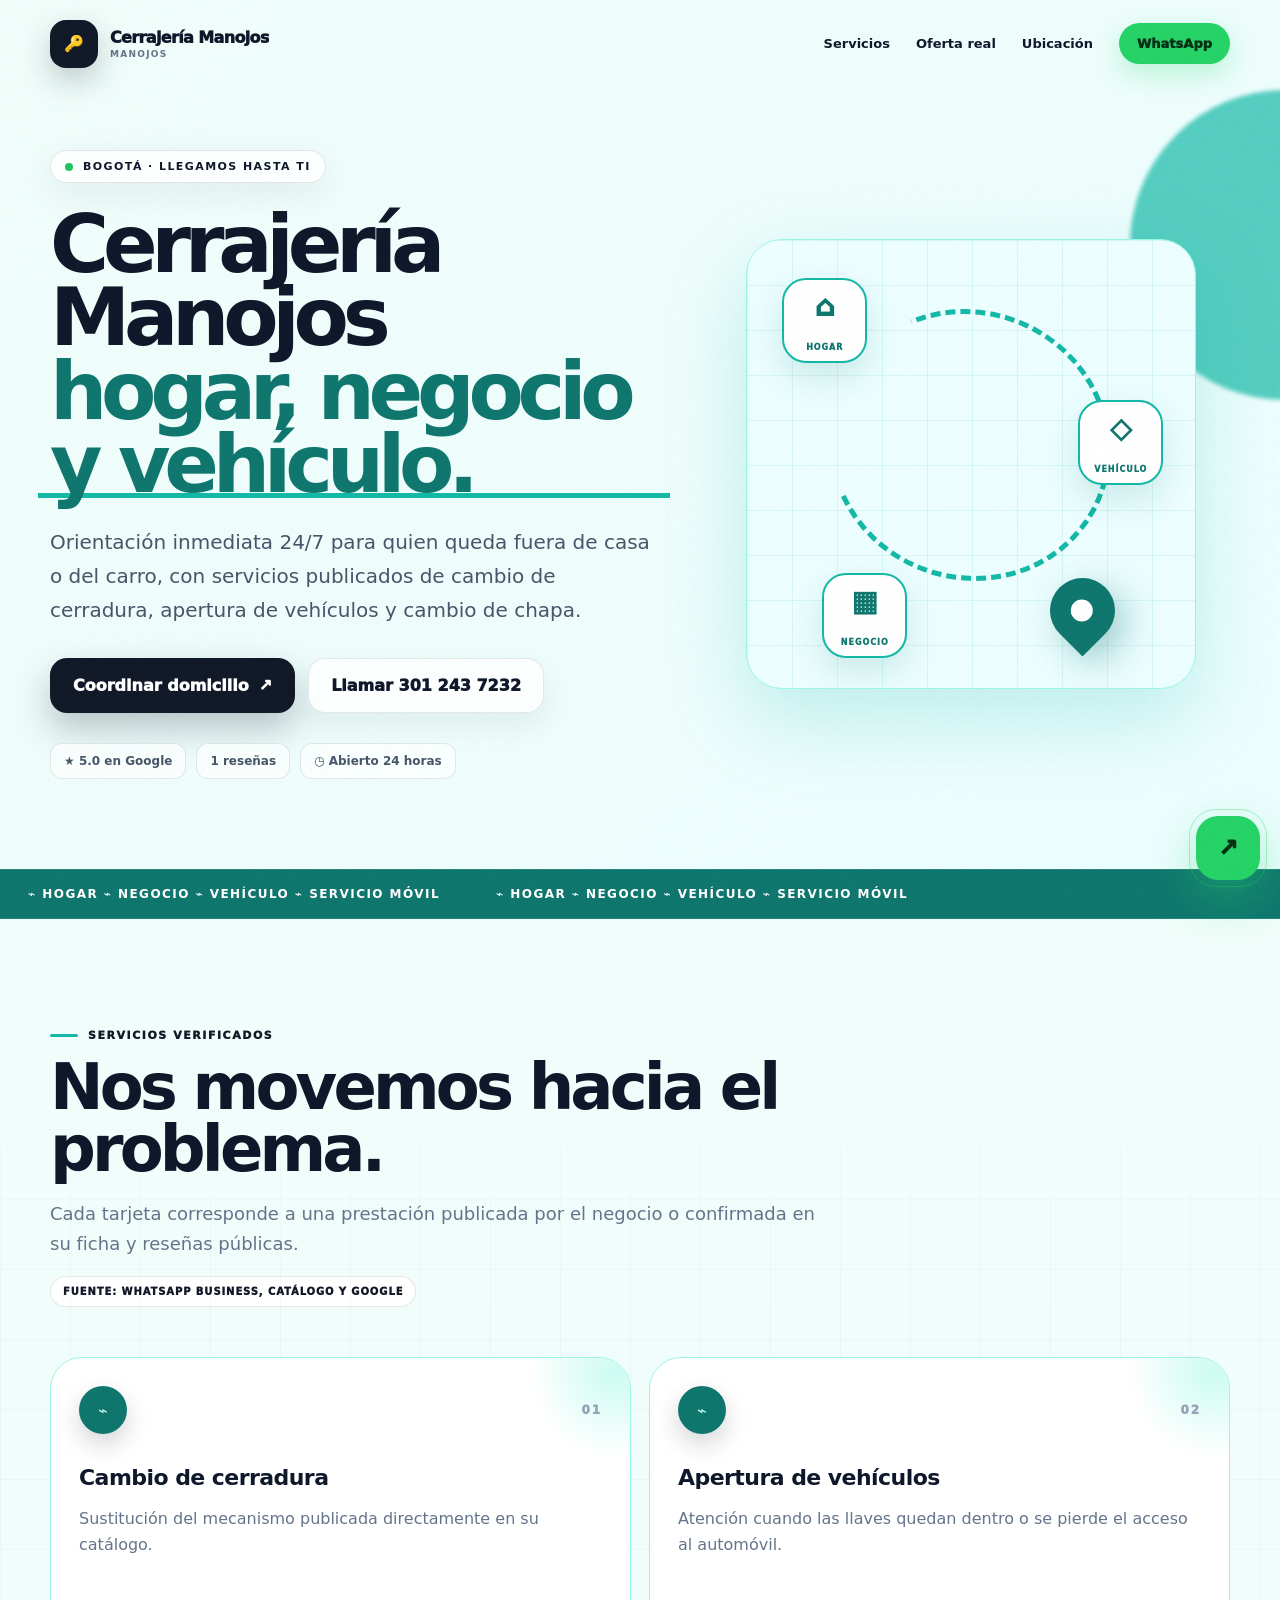
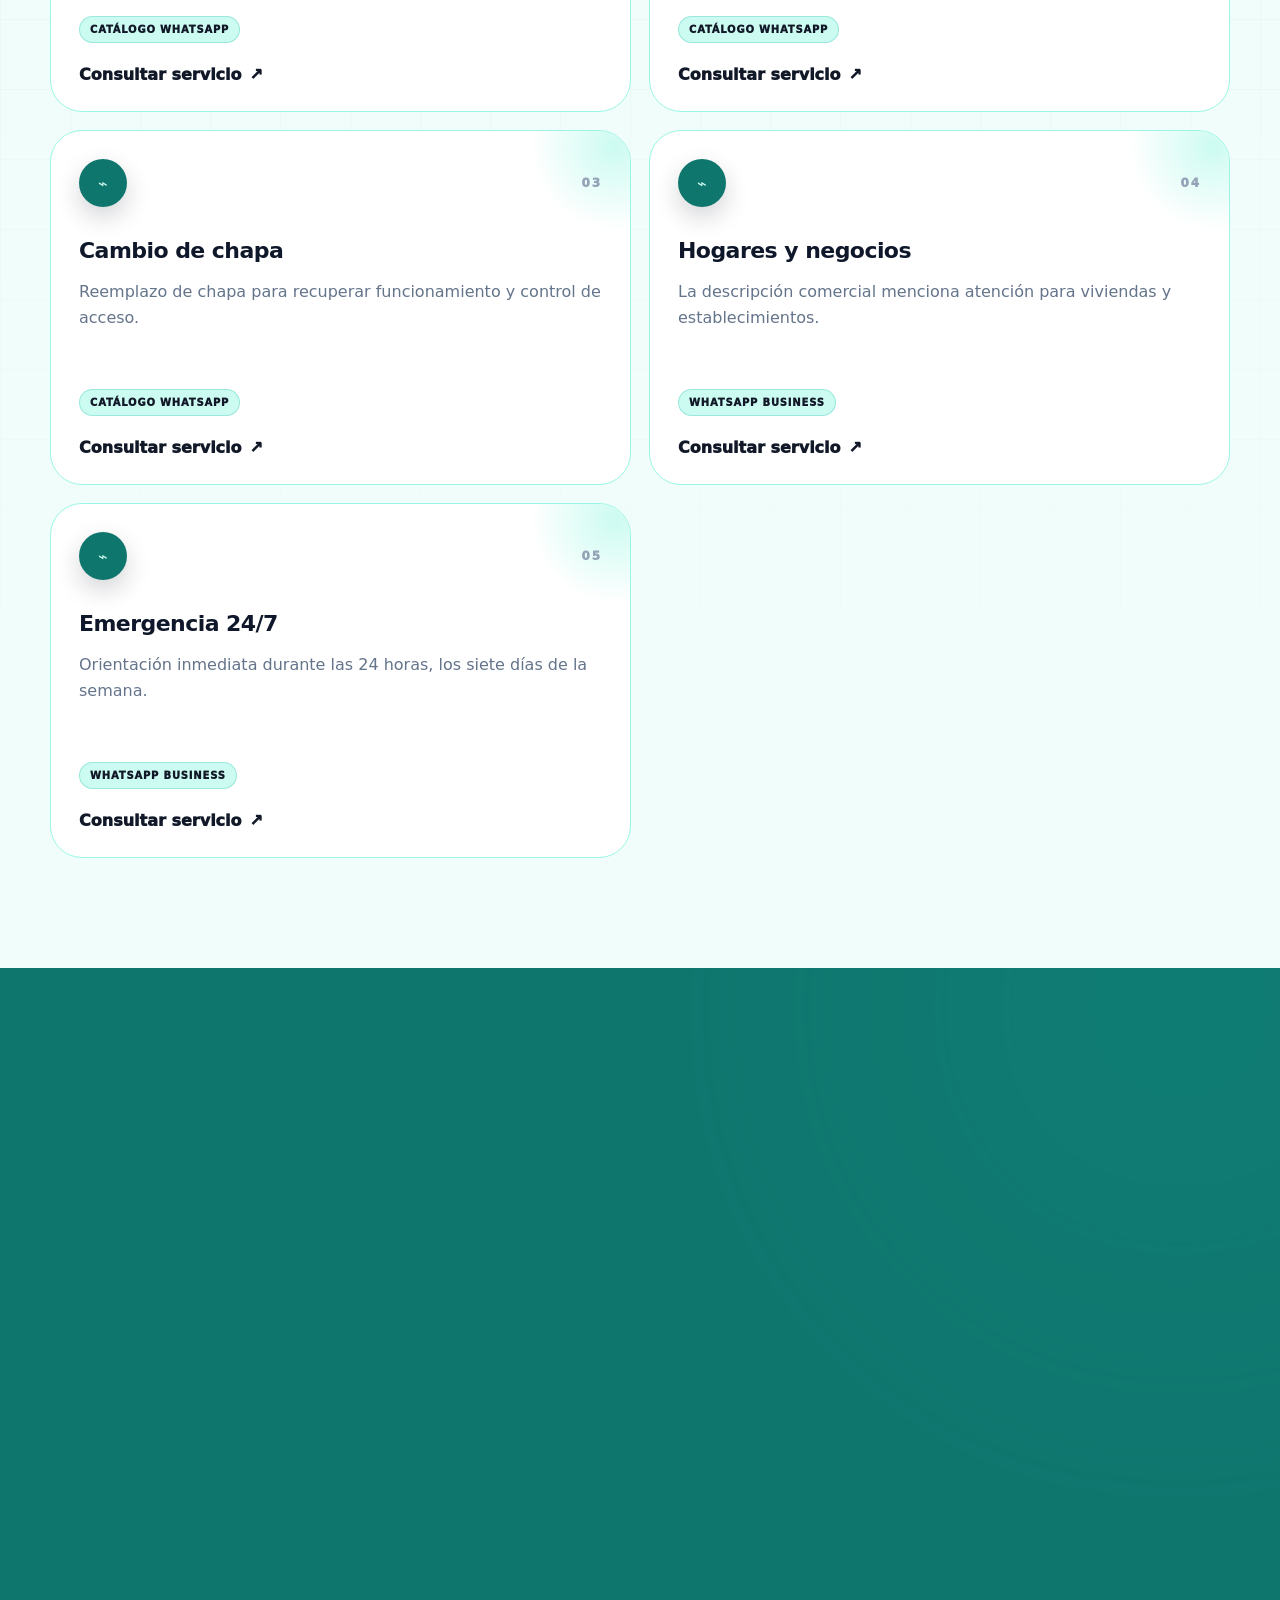
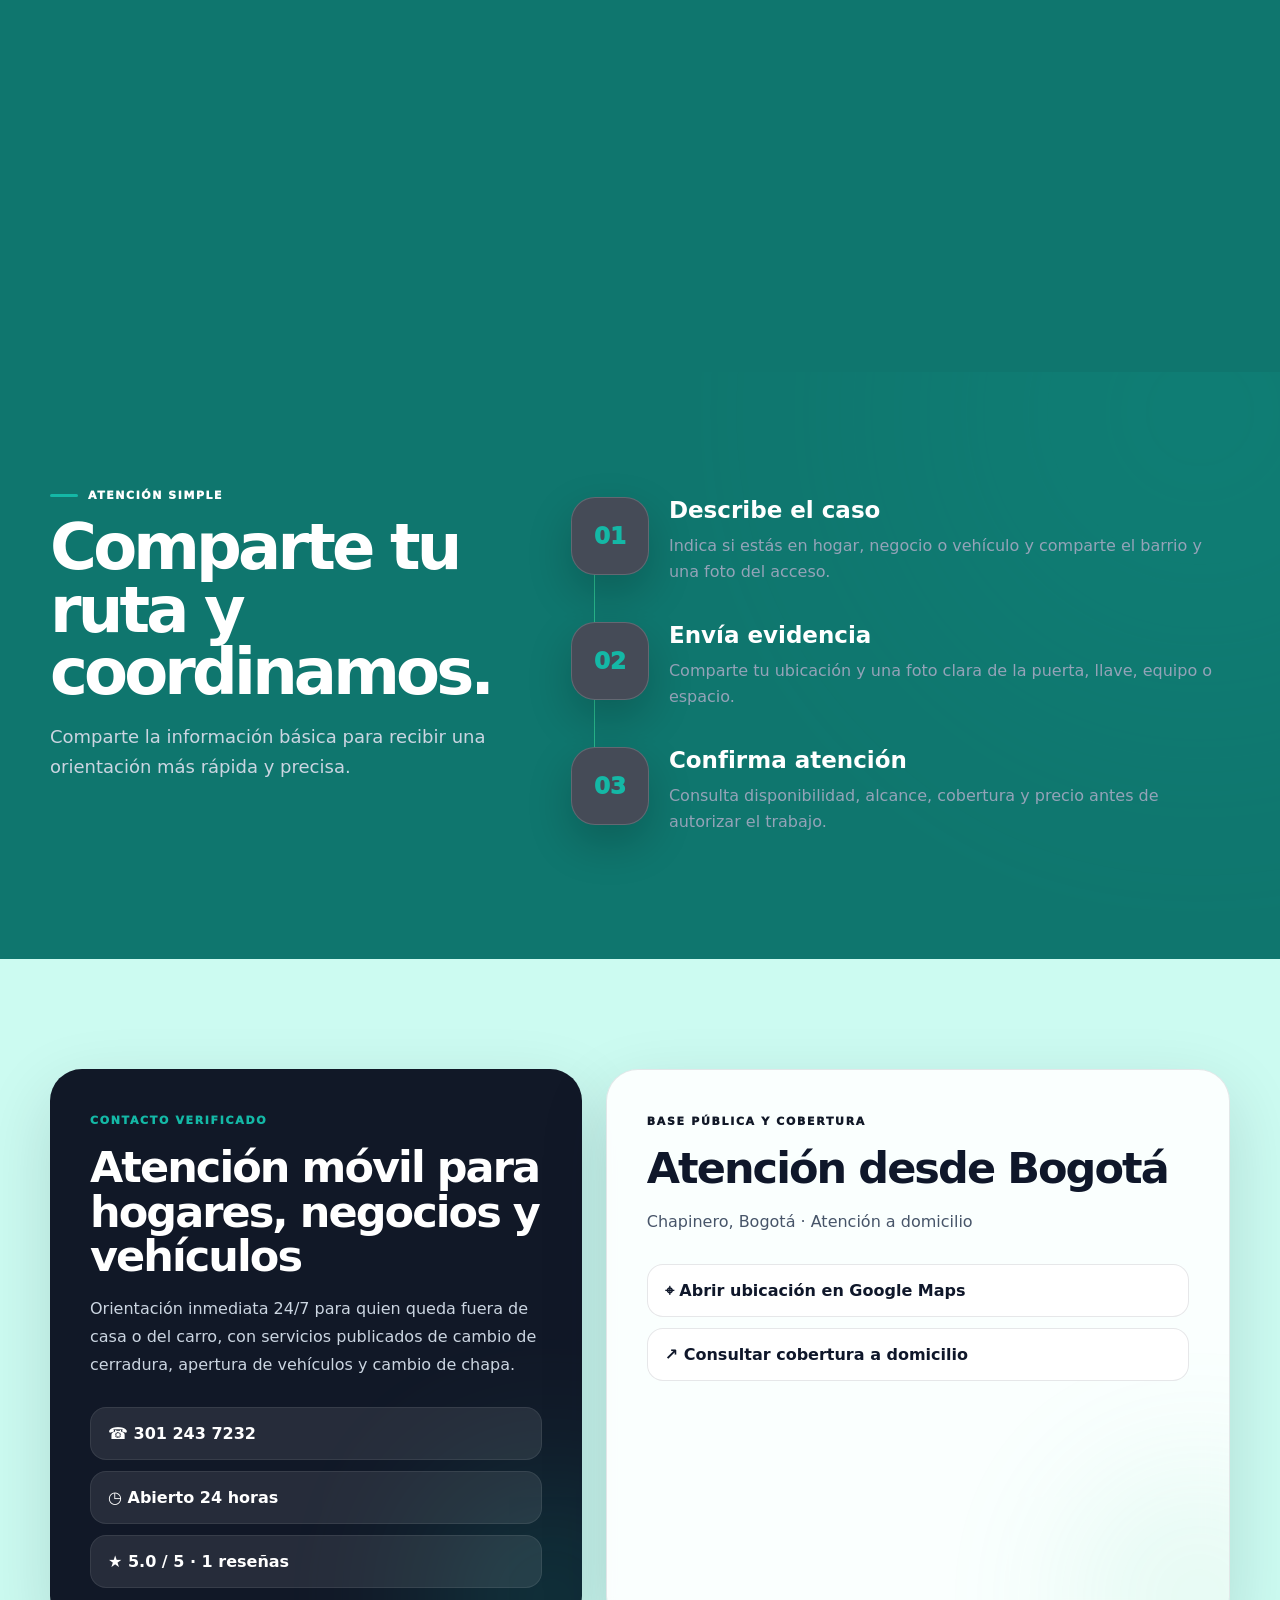
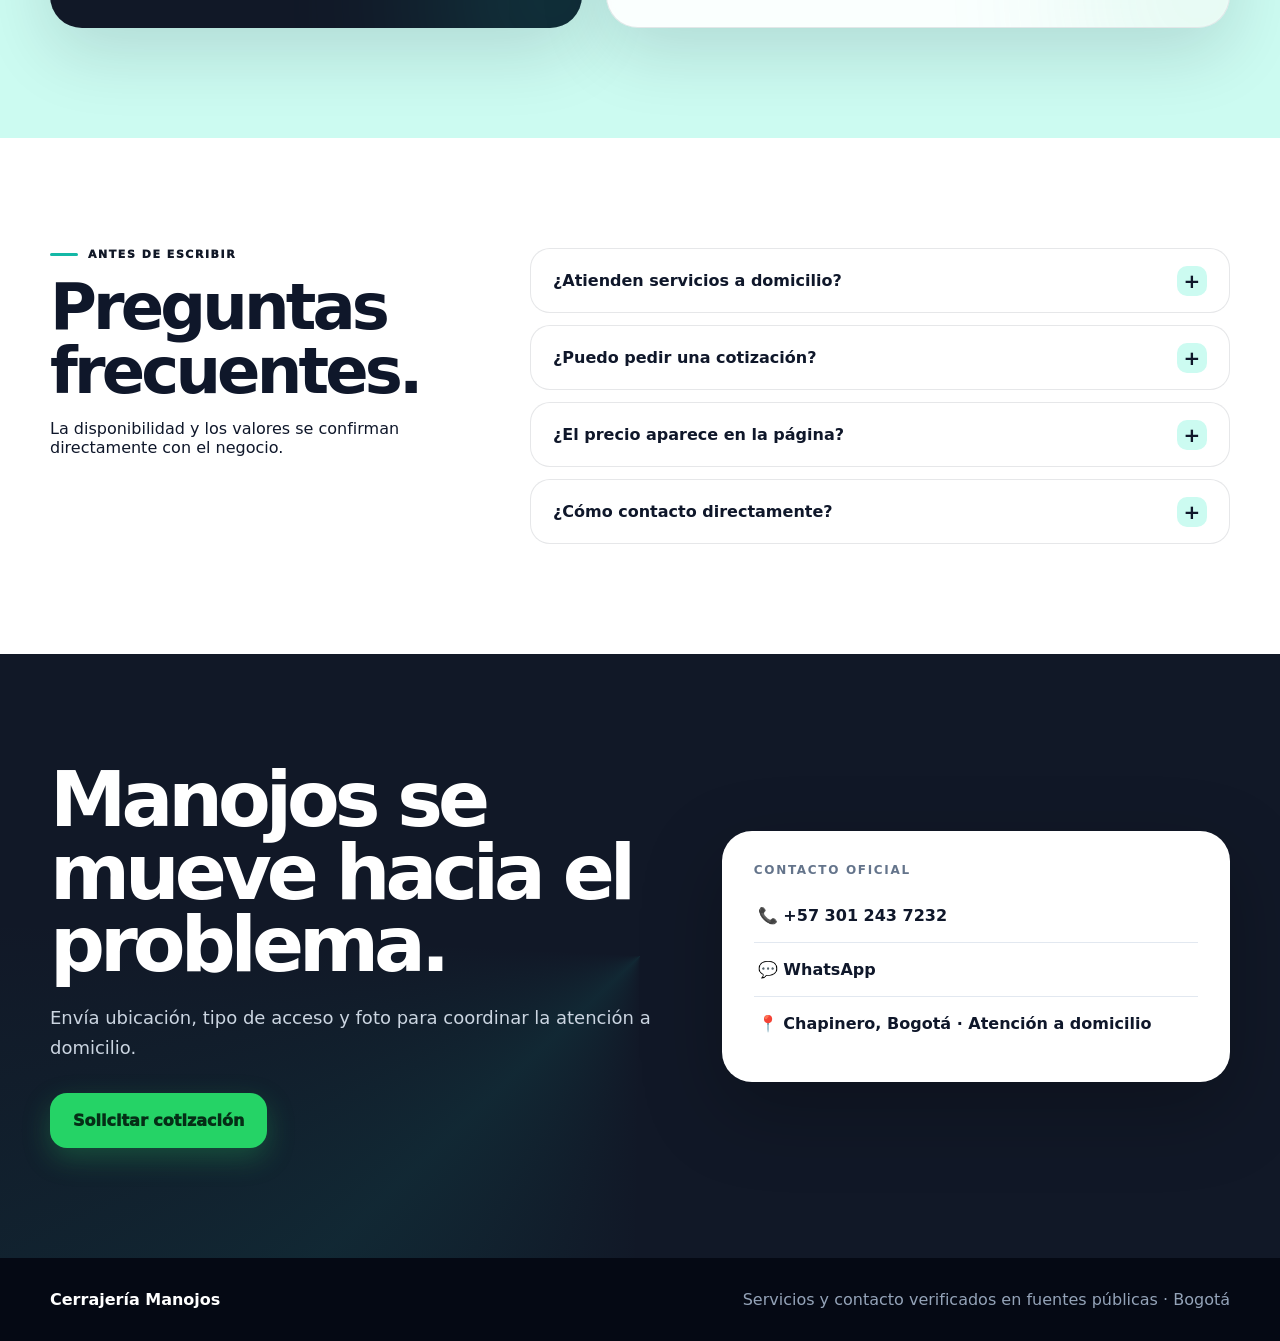
<file: index.html>
﻿<!doctype html>
<html lang="es">
<head>
<meta charset="utf-8"><meta name="viewport" content="width=device-width,initial-scale=1,viewport-fit=cover">
<title>Cerrajer&#237;a Manojos | Servicios en Bogot&#225;</title>
<meta name="description" content="Cerrajer&#237;a Manojos: Orientaci&#243;n inmediata 24/7 para quien queda fuera de casa o del carro, con servicios publicados de cambio de cerradura, apertura de veh&#237;culos y cambio de chapa. Contacto directo por WhatsApp.">
<meta name="theme-color" content="#111827"><meta name="robots" content="index,follow"><meta property="og:type" content="website"><meta property="og:locale" content="es_CO"><meta property="og:title" content="Cerrajer&#237;a Manojos"><meta property="og:description" content="Orientaci&#243;n inmediata 24/7 para quien queda fuera de casa o del carro, con servicios publicados de cambio de cerradura, apertura de veh&#237;culos y cambio de chapa.">
<script type="application/ld+json">{"@type":"Locksmith","aggregateRating":{"reviewCount":"1","ratingValue":"5.0","@type":"AggregateRating"},"name":"Cerrajería Manojos","areaServed":"Bogotá, Colombia","telephone":"+57 301 243 7232","@context":"https://schema.org","openingHours":"Abierto 24 horas","address":"Chapinero, Bogotá · Atención a domicilio"}</script>
<script>document.documentElement.classList.add('js')</script>
<style>
:root{--primary:#14b8a6;--ink:#111827;--soft:#ccfbf1;--accent2:#34d399;--paper:#fff;--text:#0f172a;--muted:#64748b;--line:rgba(15,23,42,.1);--shadow:0 24px 70px rgba(15,23,42,.14)}*{box-sizing:border-box}html{scroll-behavior:smooth;scroll-padding-top:90px}body{margin:0;font-family:Inter,ui-sans-serif,system-ui,-apple-system,"Segoe UI",sans-serif;color:var(--text);background:#fff;overflow-x:hidden}body:before{content:"";position:fixed;inset:0;pointer-events:none;z-index:100;opacity:.025;background-image:url("data:image/svg+xml,%3Csvg viewBox='0 0 180 180' xmlns='http://www.w3.org/2000/svg'%3E%3Cfilter id='n'%3E%3CfeTurbulence type='fractalNoise' baseFrequency='.9' numOctaves='3' stitchTiles='stitch'/%3E%3C/filter%3E%3Crect width='100%25' height='100%25' filter='url(%23n)' opacity='.7'/%3E%3C/svg%3E")}::selection{background:var(--primary);color:var(--ink)}a{text-decoration:none;color:inherit}button,a{-webkit-tap-highlight-color:transparent}.wrap{width:min(1180px,calc(100% - 40px));margin:auto}.progress{position:fixed;left:0;top:0;width:0;height:3px;background:linear-gradient(90deg,var(--primary),var(--accent2));z-index:80;box-shadow:0 0 18px var(--primary)}.nav{position:fixed;top:3px;left:0;right:0;z-index:70;transition:.35s}.nav .wrap{height:82px;display:flex;align-items:center;justify-content:space-between;border-bottom:1px solid transparent;transition:.35s}.nav.scrolled .wrap{height:68px;padding:0 16px;width:min(1150px,calc(100% - 24px));border:1px solid var(--line);border-radius:20px;background:rgba(255,255,255,.82);backdrop-filter:blur(22px) saturate(150%);box-shadow:0 14px 45px rgba(15,23,42,.1)}.brand{display:flex;align-items:center;gap:12px;font-weight:950;letter-spacing:-.04em;min-width:0}.logo{width:48px;height:48px;flex:0 0 auto;border-radius:16px;background:var(--ink);color:var(--primary);display:grid;place-items:center;box-shadow:0 12px 30px rgba(15,23,42,.22);position:relative;overflow:hidden}.logo:before{content:"";position:absolute;width:75px;height:14px;background:rgba(255,255,255,.32);transform:rotate(-45deg) translateY(-60px);animation:logoShine 5s ease-in-out infinite}.logo svg{width:25px;position:relative}.brand-name{white-space:nowrap;overflow:hidden;text-overflow:ellipsis}.brand small{display:block;font-weight:800;color:var(--muted);letter-spacing:.14em;font-size:9px;margin-top:2px}.navlinks{display:flex;align-items:center;gap:26px;font-weight:800;font-size:13px}.navlinks>a:not(.wa){position:relative}.navlinks>a:not(.wa):after{content:"";position:absolute;left:0;right:100%;bottom:-7px;height:2px;background:var(--primary);transition:.25s}.navlinks>a:not(.wa):hover:after{right:0}.wa{display:inline-flex;align-items:center;gap:9px;background:#25d366;color:#052e16;padding:13px 18px;border-radius:999px;font-weight:950;box-shadow:0 10px 28px rgba(37,211,102,.26);transition:.28s}.wa:hover{transform:translateY(-3px);box-shadow:0 16px 38px rgba(37,211,102,.35)}.hero{min-height:840px;display:grid;align-items:center;position:relative;padding:150px 0 90px;background:radial-gradient(circle at 78% 35%,var(--soft),transparent 34%),linear-gradient(145deg,#fff 35%,color-mix(in srgb,var(--soft) 65%,#fff));isolation:isolate}.hero-grid{position:relative;z-index:2;display:grid;grid-template-columns:1.08fr .92fr;gap:55px;align-items:center}.hero-copy{max-width:710px}.eyebrow{display:inline-flex;align-items:center;gap:10px;padding:9px 14px;background:rgba(255,255,255,.82);border:1px solid var(--line);border-radius:999px;font-weight:900;font-size:11px;letter-spacing:.13em;text-transform:uppercase;box-shadow:0 10px 35px rgba(15,23,42,.07);backdrop-filter:blur(12px)}.live-dot{width:8px;height:8px;background:#22c55e;border-radius:50%;box-shadow:0 0 0 0 rgba(34,197,94,.5);animation:livePulse 2s infinite}.hero h1{font-size:clamp(55px,7vw,94px);line-height:.91;letter-spacing:-.078em;margin:25px 0 23px;max-width:850px}.hero h1 .accent{display:inline-block;position:relative;color:var(--ink);z-index:0}.hero h1 .accent:before{content:"";position:absolute;left:-2%;right:-2%;bottom:.04em;height:.28em;background:var(--primary);z-index:-1;transform:scaleX(0);transform-origin:left;animation:underlineIn 1s .65s cubic-bezier(.22,1,.36,1) forwards}.hero p{font-size:clamp(17px,2vw,20px);line-height:1.7;color:#475569;max-width:650px}.actions{display:flex;gap:13px;flex-wrap:wrap;margin-top:31px}.btn{display:inline-flex;align-items:center;justify-content:center;gap:10px;padding:17px 22px;border-radius:17px;font-weight:950;border:1px solid transparent;transition:transform .28s,box-shadow .28s,background .28s;position:relative;overflow:hidden}.btn:before{content:"";position:absolute;inset:0;background:linear-gradient(115deg,transparent 25%,rgba(255,255,255,.3),transparent 75%);transform:translateX(-130%);transition:.7s}.btn:hover:before{transform:translateX(130%)}.btn:hover{transform:translateY(-4px)}.btn-primary{background:var(--ink);color:#fff;box-shadow:0 16px 35px color-mix(in srgb,var(--ink) 25%,transparent)}.btn-light{background:rgba(255,255,255,.84);border-color:var(--line);box-shadow:0 12px 30px rgba(15,23,42,.07);backdrop-filter:blur(10px)}.trust{display:flex;gap:10px;flex-wrap:wrap;margin-top:30px}.trust span{padding:10px 13px;border:1px solid var(--line);border-radius:12px;background:rgba(255,255,255,.68);font-size:12px;font-weight:850;color:#475569;backdrop-filter:blur(9px)}.visual{position:relative;min-height:520px;display:grid;place-items:center;perspective:1000px}.security-stage{position:relative;width:min(470px,100%);aspect-ratio:1;display:grid;place-items:center;animation:stageFloat 6s ease-in-out infinite}.orbit{position:absolute;border:1px solid color-mix(in srgb,var(--ink) 18%,transparent);border-radius:50%;animation:spin 18s linear infinite}.orbit.one{inset:3%}.orbit.two{inset:15%;animation-direction:reverse;animation-duration:12s;border-style:dashed}.orbit:before,.orbit:after{content:"";position:absolute;width:13px;height:13px;border-radius:50%;background:var(--primary);box-shadow:0 0 20px var(--primary)}.orbit:before{top:10%;left:16%}.orbit:after{right:3%;bottom:35%;background:var(--accent2);box-shadow:0 0 20px var(--accent2)}.vault{width:58%;aspect-ratio:1;border-radius:38% 62% 58% 42%/45% 38% 62% 55%;background:linear-gradient(145deg,color-mix(in srgb,var(--ink) 88%,#fff),var(--ink));display:grid;place-items:center;box-shadow:0 35px 90px color-mix(in srgb,var(--ink) 30%,transparent),inset 0 1px rgba(255,255,255,.25);animation:morph 9s ease-in-out infinite;position:relative}.vault:before{content:"";position:absolute;inset:12%;border:1px solid rgba(255,255,255,.18);border-radius:50%}.keyhole{width:72px;height:105px;position:relative;filter:drop-shadow(0 14px 20px rgba(0,0,0,.3))}.keyhole:before{content:"";position:absolute;width:67px;height:67px;border-radius:50%;background:var(--primary);left:2px;top:0}.keyhole:after{content:"";position:absolute;width:31px;height:58px;background:var(--primary);clip-path:polygon(35% 0,65% 0,100% 100%,0 100%);left:20px;top:48px}.float-card{position:absolute;background:rgba(255,255,255,.88);border:1px solid rgba(255,255,255,.7);backdrop-filter:blur(16px);padding:16px 18px;border-radius:19px;box-shadow:var(--shadow);font-weight:900;animation:cardFloat 5s ease-in-out infinite}.float-card small{display:block;font-size:10px;color:var(--muted);letter-spacing:.09em;text-transform:uppercase;margin-bottom:4px}.float-card strong{font-size:21px}.rating-card{right:-3%;bottom:12%}.phone-card{left:-4%;top:15%;animation-delay:-2s}.phone-card strong{font-size:15px}.hero-blob{position:absolute;border-radius:50%;filter:blur(2px);opacity:.7;z-index:-1}.blob-a{width:310px;height:310px;background:var(--primary);right:-160px;top:90px;animation:blobMove 10s ease-in-out infinite}.blob-b{width:190px;height:190px;background:var(--accent2);left:-95px;bottom:45px;animation:blobMove 8s -3s ease-in-out infinite}.ticker{background:var(--ink);color:#fff;overflow:hidden;border-top:1px solid rgba(255,255,255,.1);border-bottom:1px solid rgba(255,255,255,.1)}.ticker-track{display:flex;width:max-content;animation:ticker 25s linear infinite}.ticker-track span{display:flex;align-items:center;gap:18px;padding:17px 28px;font-size:12px;font-weight:900;letter-spacing:.12em;text-transform:uppercase;white-space:nowrap}.ticker-track b{color:var(--primary);font-size:18px}section{padding:110px 0}.section-head{max-width:780px;margin-bottom:50px}.kicker{display:flex;align-items:center;gap:10px;font-weight:950;color:var(--ink);letter-spacing:.14em;text-transform:uppercase;font-size:11px}.kicker:before{content:"";width:28px;height:3px;background:var(--primary);border-radius:2px}.section-head h2{font-size:clamp(39px,5vw,66px);line-height:.98;letter-spacing:-.06em;margin:14px 0 16px}.section-head p{color:var(--muted);font-size:18px;line-height:1.65}.services{background:linear-gradient(180deg,#fff,#f8fafc);position:relative}.services:before{content:"";position:absolute;inset:0;background-image:linear-gradient(var(--line) 1px,transparent 1px),linear-gradient(90deg,var(--line) 1px,transparent 1px);background-size:70px 70px;mask-image:linear-gradient(to bottom,transparent,black 25%,transparent);opacity:.28;pointer-events:none}.grid{position:relative;display:grid;grid-template-columns:repeat(3,1fr);gap:18px}.service-card{min-height:285px;padding:28px;border:1px solid var(--line);border-radius:26px;background:rgba(255,255,255,.92);transition:transform .18s ease,box-shadow .3s,border-color .3s;transform-style:preserve-3d;position:relative;overflow:hidden}.service-card:before{content:"";position:absolute;width:170px;height:170px;border-radius:50%;background:radial-gradient(circle,var(--soft),transparent 70%);right:-70px;top:-70px;transition:.4s}.service-card:hover{box-shadow:0 24px 65px rgba(15,23,42,.13);border-color:color-mix(in srgb,var(--primary) 70%,#fff)}.service-top{display:flex;align-items:center;justify-content:space-between;position:relative}.service-icon{display:grid;place-items:center;width:48px;height:48px;border-radius:15px;background:var(--ink);color:var(--primary);box-shadow:0 10px 25px color-mix(in srgb,var(--ink) 18%,transparent)}.service-number{font-size:12px;font-weight:950;color:#94a3b8;letter-spacing:.16em}.service-card h3{font-size:22px;margin:31px 0 10px;letter-spacing:-.025em;position:relative}.service-card p{color:var(--muted);line-height:1.6;margin-bottom:24px;position:relative}.service-card a{font-weight:950;color:var(--ink);display:inline-flex;gap:8px;align-items:center;position:absolute;bottom:27px}.service-card a span{transition:.25s}.service-card a:hover span{transform:translate(3px,-3px)}.process{background:var(--ink);color:#fff;position:relative;overflow:hidden}.process:before{content:"";position:absolute;width:600px;height:600px;border-radius:50%;background:var(--primary);filter:blur(140px);opacity:.13;right:-220px;top:-260px}.process .section-head p{color:#cbd5e1}.process .kicker{color:#fff}.steps{display:grid;grid-template-columns:repeat(3,1fr);position:relative;gap:22px}.steps:before{content:"";position:absolute;left:16%;right:16%;top:39px;height:1px;background:linear-gradient(90deg,var(--primary),var(--accent2),var(--primary));opacity:.7}.step{position:relative;padding:0 22px 26px;text-align:center}.step-number{width:78px;height:78px;margin:0 auto 23px;border-radius:24px;background:color-mix(in srgb,var(--ink) 78%,#fff);border:1px solid rgba(255,255,255,.16);display:grid;place-items:center;color:var(--primary);font-size:23px;font-weight:950;position:relative;z-index:2;box-shadow:0 18px 45px rgba(0,0,0,.2);transition:.3s}.step:hover .step-number{transform:translateY(-6px) rotate(4deg);background:var(--primary);color:var(--ink)}.step h3{font-size:23px;margin:0 0 10px}.step p{color:#94a3b8;line-height:1.6;margin:0}.location{background:linear-gradient(140deg,var(--soft),#fff 48%)}.about-grid{display:grid;grid-template-columns:.92fr 1.08fr;gap:24px}.panel{border-radius:32px;padding:40px;background:var(--ink);color:#fff;position:relative;overflow:hidden;min-height:450px;box-shadow:var(--shadow)}.panel:after{content:"";position:absolute;width:240px;height:240px;border-radius:50%;background:var(--primary);filter:blur(80px);opacity:.2;right:-90px;bottom:-90px}.panel.light{background:rgba(255,255,255,.9);color:var(--text);border:1px solid var(--line);backdrop-filter:blur(14px)}.panel.light:after{background:var(--accent2);opacity:.13}.panel-label{font-size:11px;font-weight:950;letter-spacing:.15em;text-transform:uppercase;color:var(--primary)}.panel.light .panel-label{color:var(--ink)}.panel h3{font-size:clamp(30px,4vw,43px);line-height:1.03;letter-spacing:-.045em;margin:17px 0}.panel p{line-height:1.75;color:#cbd5e1;position:relative;z-index:1}.panel.light p{color:#475569}.facts{display:grid;gap:11px;margin-top:28px;position:relative;z-index:1}.fact{padding:16px 17px;background:rgba(255,255,255,.09);border:1px solid rgba(255,255,255,.08);border-radius:16px;font-weight:800;display:flex;align-items:center;gap:11px;transition:.25s}.fact:hover{transform:translateX(5px);background:rgba(255,255,255,.14)}.panel.light .fact{background:#fff;border-color:var(--line)}.panel.light .fact:hover{border-color:var(--primary)}.faq-grid{display:grid;grid-template-columns:.75fr 1.25fr;gap:60px;align-items:start}.faq-title{position:sticky;top:120px}.faq-title h2{font-size:clamp(38px,5vw,64px);line-height:1;letter-spacing:-.06em;margin:14px 0}.faq-list{display:grid;gap:12px}.faq-list details{border:1px solid var(--line);border-radius:20px;background:#fff;padding:0 22px;transition:.3s}.faq-list details[open]{border-color:var(--primary);box-shadow:0 18px 45px rgba(15,23,42,.08)}.faq-list summary{padding:22px 38px 22px 0;font-weight:900;cursor:pointer;list-style:none;position:relative}.faq-list summary::-webkit-details-marker{display:none}.faq-list summary:after{content:"+";position:absolute;right:0;top:17px;width:30px;height:30px;border-radius:10px;background:var(--soft);display:grid;place-items:center;font-size:20px;transition:.3s}.faq-list details[open] summary:after{transform:rotate(45deg);background:var(--primary)}.faq-list p{color:var(--muted);line-height:1.65;margin:0;padding:0 0 22px}.contact{background:var(--ink);color:#fff;position:relative;overflow:hidden}.contact:before{content:"";position:absolute;inset:-50%;background:conic-gradient(from 180deg,transparent,var(--primary),transparent 26%);opacity:.1;animation:spin 18s linear infinite}.contact-box{position:relative;display:grid;grid-template-columns:1.12fr .88fr;gap:25px;align-items:center}.contact h2{font-size:clamp(44px,6vw,78px);line-height:.94;letter-spacing:-.065em;margin:0 0 22px}.contact p{color:#cbd5e1;font-size:18px;line-height:1.65}.contact-card{background:#fff;color:var(--text);border-radius:30px;padding:32px;box-shadow:0 28px 80px rgba(0,0,0,.25)}.contact-card>strong{display:block;font-size:12px;letter-spacing:.14em;text-transform:uppercase;color:var(--muted);margin-bottom:12px}.contact-card a{display:flex;align-items:center;gap:10px;padding:17px 4px;border-bottom:1px solid #e2e8f0;font-weight:850;transition:.25s}.contact-card a:hover{padding-left:10px;color:var(--ink)}.contact-card a:last-child{border:0}.footer{padding:32px 0;background:#050914;color:#94a3b8}.footer .wrap{display:flex;justify-content:space-between;gap:20px;align-items:center}.footer strong{color:#fff}.float-wa{position:fixed;right:20px;bottom:20px;width:64px;height:64px;background:#25d366;color:#052e16;border-radius:22px;display:grid;place-items:center;font-size:24px;font-weight:950;z-index:60;box-shadow:0 17px 45px rgba(37,211,102,.4);animation:waPulse 2.4s infinite;transition:.3s}.float-wa:hover{transform:translateY(-6px) rotate(-4deg)}.float-wa:before{content:"";position:absolute;inset:-7px;border:1px solid rgba(37,211,102,.35);border-radius:27px;animation:ringPulse 2.4s infinite}.cursor-glow{position:fixed;width:340px;height:340px;border-radius:50%;background:radial-gradient(circle,color-mix(in srgb,var(--primary) 15%,transparent),transparent 67%);transform:translate(-50%,-50%);pointer-events:none;z-index:0;opacity:0;transition:opacity .3s}.js .reveal{opacity:0;transform:translateY(36px) scale(.98);transition:opacity .8s cubic-bezier(.22,1,.36,1),transform .8s cubic-bezier(.22,1,.36,1);transition-delay:var(--delay,0ms)}.js .reveal.show{opacity:1;transform:none}.loader{position:fixed;inset:0;background:var(--ink);z-index:200;display:grid;place-items:center;transition:opacity .55s,visibility .55s}.loader-mark{width:70px;height:70px;border-radius:24px;border:2px solid rgba(255,255,255,.15);border-top-color:var(--primary);display:grid;place-items:center;color:var(--primary);font-weight:950;animation:spin 1s linear infinite}.loader-mark span{animation:spin 1s linear infinite reverse}.ready .loader{opacity:0;visibility:hidden}.theme-1 .vault{border-radius:50% 32% 50% 34%}.theme-2 .vault{transform:rotate(4deg)}@keyframes logoShine{0%,60%{transform:rotate(-45deg) translateY(-65px)}85%,100%{transform:rotate(-45deg) translateY(65px)}}@keyframes livePulse{70%{box-shadow:0 0 0 8px rgba(34,197,94,0)}}@keyframes underlineIn{to{transform:scaleX(1)}}@keyframes stageFloat{50%{transform:translateY(-12px)}}@keyframes cardFloat{50%{transform:translateY(-9px) rotate(1deg)}}@keyframes spin{to{transform:rotate(360deg)}}@keyframes morph{50%{border-radius:58% 42% 35% 65%/58% 62% 38% 42%;transform:rotate(-3deg)}}@keyframes blobMove{50%{transform:translate(25px,-20px) scale(1.08)}}@keyframes ticker{to{transform:translateX(-50%)}}@keyframes waPulse{50%{box-shadow:0 17px 60px rgba(37,211,102,.62)}}@keyframes ringPulse{50%{transform:scale(1.12);opacity:0}}@media(max-width:900px){.navlinks>a:not(.wa){display:none}.hero{min-height:auto;padding:135px 0 75px}.hero-grid,.about-grid,.contact-box,.faq-grid{grid-template-columns:1fr}.visual{min-height:440px}.grid{grid-template-columns:repeat(2,1fr)}.steps{grid-template-columns:1fr}.steps:before{display:none}.step{text-align:left;display:grid;grid-template-columns:78px 1fr;column-gap:20px}.step-number{grid-row:1/3;margin:0}.faq-title{position:static}.faq-grid{gap:30px}.panel{min-height:auto}.footer .wrap{align-items:flex-start;flex-direction:column}}@media(max-width:600px){.wrap{width:min(100% - 24px,1180px)}.nav .wrap{height:72px}.nav.scrolled .wrap{width:calc(100% - 14px);padding:0 11px}.logo{width:43px;height:43px;border-radius:14px}.brand-name{max-width:140px}.nav .wa{padding:11px 13px;font-size:12px}.hero{padding-top:115px}.hero h1{font-size:49px}.hero p{font-size:16px}.actions .btn{width:100%}.trust span{flex:1 1 45%;text-align:center}.visual{min-height:360px}.security-stage{width:330px}.float-card{padding:12px 14px}.rating-card{right:1%}.phone-card{left:1%}.grid{grid-template-columns:1fr}.service-card{min-height:270px}.steps{gap:30px}.step{grid-template-columns:60px 1fr;padding:0}.step-number{width:60px;height:60px;border-radius:18px}.panel{padding:29px;border-radius:26px}section{padding:82px 0}.contact-card{padding:24px}.float-wa{width:58px;height:58px;border-radius:19px;right:14px;bottom:14px}.cursor-glow{display:none}}@media(prefers-reduced-motion:reduce){*,*:before,*:after{animation-duration:.01ms!important;animation-iteration-count:1!important;scroll-behavior:auto!important}.js .reveal{opacity:1;transform:none}.cursor-glow{display:none}}
@media(max-width:600px){.navlinks{flex:0 0 auto}.brand{flex:1 1 auto}.brand-name{max-width:138px}}
/* Diez direcciones de arte independientes */
.emergency-console,.deco-frame,.smart-device,.gear-stage,.catalog-wall,.poster-stack,.arch-stage,.route-map,.shield-stage{position:relative;width:min(450px,100%);aspect-ratio:1;isolation:isolate}
.emergency-console{border-radius:42px;background:#07111f;border:1px solid rgba(249,115,22,.45);display:grid;place-items:center;overflow:hidden;box-shadow:0 35px 90px rgba(0,0,0,.45),inset 0 0 60px rgba(249,115,22,.08)}.console-grid,.route-grid,.peg-grid{position:absolute;inset:0;background-image:linear-gradient(rgba(255,255,255,.06) 1px,transparent 1px),linear-gradient(90deg,rgba(255,255,255,.06) 1px,transparent 1px);background-size:36px 36px}.pulse-ring{position:absolute;width:74%;height:74%;border:2px solid #f97316;border-radius:50%;box-shadow:0 0 0 20px rgba(249,115,22,.07),0 0 0 44px rgba(249,115,22,.04);animation:radarPulse 2.5s ease-out infinite}.console-number{font-size:128px;line-height:1;color:#fff;font-weight:1000;letter-spacing:-.1em;position:relative;text-shadow:0 0 35px rgba(249,115,22,.35)}.console-number sup{font-size:34px;color:#f97316;letter-spacing:0}.console-label{position:absolute;bottom:76px;color:#fb923c;font-weight:950;letter-spacing:.22em;font-size:11px}.console-status{position:absolute;left:25px;right:25px;bottom:24px;padding:13px;border-top:1px solid rgba(255,255,255,.12);color:#cbd5e1;font:800 11px/1 system-ui;letter-spacing:.08em}.console-status i{display:inline-block;width:8px;height:8px;background:#22c55e;border-radius:50%;margin-right:7px;animation:livePulse 1.8s infinite}
.deco-frame{border:2px solid #eab308;background:#091b48;display:grid;place-items:center;box-shadow:0 30px 90px rgba(9,27,72,.42);clip-path:polygon(8% 0,92% 0,100% 8%,100% 92%,92% 100%,8% 100%,0 92%,0 8%)}.deco-frame:before,.deco-frame:after{content:"";position:absolute;inset:26px;border:1px solid rgba(234,179,8,.55);clip-path:polygon(50% 0,100% 50%,50% 100%,0 50%)}.deco-frame:after{inset:53px;opacity:.6}.deco-corner{position:absolute;width:72px;height:72px;border-color:#facc15;border-style:solid;z-index:2}.deco-corner.c1{left:17px;top:17px;border-width:2px 0 0 2px}.deco-corner.c2{right:17px;top:17px;border-width:2px 2px 0 0}.deco-corner.c3{left:17px;bottom:17px;border-width:0 0 2px 2px}.deco-corner.c4{right:17px;bottom:17px;border-width:0 2px 2px 0}.deco-diamond{width:180px;height:180px;background:#eab308;transform:rotate(45deg);display:grid;place-items:center;box-shadow:0 0 50px rgba(234,179,8,.28);animation:decoBreathe 5s ease-in-out infinite}.deco-key{width:90px;height:24px;background:#091b48;border-radius:99px;position:relative}.deco-key:before{content:"";position:absolute;left:-24px;top:-20px;width:54px;height:54px;border:13px solid #091b48;border-radius:50%}.deco-key:after{content:"";position:absolute;right:8px;bottom:-17px;width:12px;height:24px;background:#091b48;box-shadow:-22px 0 #091b48}.deco-rating{position:absolute;bottom:36px;color:#facc15;font:950 22px/1 Georgia,serif;letter-spacing:.08em;z-index:3}.deco-rating small{display:block;font:800 9px/1.5 system-ui;letter-spacing:.18em;color:#fff;margin-top:7px}
.smart-device{display:grid;place-items:center}.smart-device:before{content:"";position:absolute;width:88%;height:88%;border-radius:50%;background:repeating-radial-gradient(circle,transparent 0 34px,rgba(167,139,250,.16) 35px 36px);animation:spin 28s linear infinite}.smart-device:after{content:"";position:absolute;inset:5%;background:conic-gradient(from 90deg,transparent,#a78bfa,transparent 22%);border-radius:50%;filter:blur(12px);opacity:.35;animation:spin 8s linear infinite}.device-screen{position:relative;z-index:2;width:235px;height:390px;border-radius:38px;background:linear-gradient(155deg,#211447,#080514);border:7px solid #302060;box-shadow:0 36px 90px rgba(17,6,43,.55),inset 0 1px rgba(255,255,255,.18);padding:32px 25px;color:#fff;display:flex;align-items:center;flex-direction:column}.device-camera{position:absolute;z-index:3;top:48px;width:53px;height:13px;border-radius:99px;background:#030108}.device-screen small{margin-top:14px;color:#c4b5fd;font-weight:850;letter-spacing:.14em}.device-lock{width:112px;height:112px;border-radius:50%;border:1px solid rgba(255,255,255,.15);margin:55px 0 26px;display:grid;place-items:center;box-shadow:0 0 35px rgba(167,139,250,.2)}.device-lock:before{content:"";width:42px;height:38px;border:9px solid #facc15;border-bottom:0;border-radius:25px 25px 0 0;transform:translateY(-16px)}.device-lock:after{content:"";position:absolute;width:62px;height:52px;background:#facc15;border-radius:12px;transform:translateY(17px)}.device-screen b{font-size:17px;letter-spacing:.08em}.device-screen span{font-size:11px;color:#a78bfa;margin-top:7px}.device-led{position:absolute;z-index:3;bottom:58px;width:8px;height:8px;background:#22c55e;border-radius:50%;box-shadow:0 0 14px #22c55e}.tech-chip{position:absolute;z-index:4;background:#fff;color:#211447;padding:12px 16px;border-radius:12px;font-weight:950;box-shadow:0 15px 35px rgba(0,0,0,.25);animation:cardFloat 5s ease-in-out infinite}.chip-a{left:5px;top:105px}.chip-b{right:0;bottom:105px;animation-delay:-2s}
.gear-stage{display:grid;place-items:center;background:#d6c4a6;border-radius:50% 50% 10% 10%;box-shadow:inset 0 0 0 16px rgba(69,51,37,.08)}.gear{position:absolute;border-radius:50%;background:repeating-conic-gradient(#4d3929 0 12deg,transparent 12deg 20deg);display:grid;place-items:center;animation:spin 18s linear infinite}.gear:after{content:"";width:64%;height:64%;background:#f3eadb;border-radius:50%;border:12px solid #8b684b}.gear-a{width:255px;height:255px;left:28px;top:40px}.gear-b{width:160px;height:160px;right:32px;bottom:48px;animation-direction:reverse;animation-duration:12s}.craft-key{position:relative;z-index:2;width:270px;height:45px;background:#d97706;border-radius:99px;transform:rotate(-25deg);box-shadow:0 16px 35px rgba(69,51,37,.28)}.craft-key:before{content:"";position:absolute;left:-48px;top:-43px;width:94px;height:94px;border:24px solid #d97706;border-radius:50%}.craft-key:after{content:"";position:absolute;right:22px;bottom:-34px;width:22px;height:48px;background:#d97706;box-shadow:-45px 0 #d97706}.maker-stamp{position:absolute;right:25px;top:27px;border:2px solid #4d3929;padding:12px 15px;color:#4d3929;font:950 17px/1 Georgia,serif;transform:rotate(5deg);z-index:4}.maker-stamp small{display:block;font:800 8px/1.5 system-ui;letter-spacing:.15em;margin-top:5px}
.catalog-wall{background:#f8fafc;border:12px solid #1e3a8a;box-shadow:18px 18px 0 #dc2626;overflow:hidden}.peg-grid{background-image:radial-gradient(#94a3b8 2px,transparent 2px);background-size:22px 22px;opacity:.55}.catalog-key{position:absolute;width:210px;height:28px;background:#1e3a8a;border-radius:99px;filter:drop-shadow(0 10px 8px rgba(15,23,42,.2))}.catalog-key:before{content:"";position:absolute;left:-35px;top:-27px;width:58px;height:58px;border:15px solid #1e3a8a;border-radius:50%}.catalog-key:after{content:"";position:absolute;right:16px;bottom:-23px;width:15px;height:32px;background:#1e3a8a;box-shadow:-34px 0 #1e3a8a}.key-one{left:95px;top:100px;transform:rotate(8deg)}.key-two{right:56px;bottom:110px;transform:rotate(188deg);background:#dc2626}.key-two:before{border-color:#dc2626}.key-two:after{background:#dc2626;box-shadow:-34px 0 #dc2626}.catalog-lock{position:absolute;left:60px;bottom:65px;width:90px;height:75px;border-radius:12px;background:#d97706}.catalog-lock:before{content:"";position:absolute;left:18px;top:-53px;width:53px;height:60px;border:14px solid #d97706;border-bottom:0;border-radius:30px 30px 0 0}.catalog-lock span{position:absolute;left:40px;top:30px;width:12px;height:25px;background:#fff;border-radius:8px}.stock-tag{position:absolute;right:24px;top:25px;background:#fff;border:3px solid #dc2626;padding:13px 15px;color:#1e3a8a;font-weight:1000;transform:rotate(3deg)}.stock-tag small{display:block;color:#dc2626;font-size:8px;letter-spacing:.12em;margin-top:5px}
.poster-stack{perspective:1000px;display:grid;place-items:center}.poster{position:absolute;width:300px;height:400px;border:4px solid #111827;display:flex;align-items:center;justify-content:center;font-weight:1000;box-shadow:18px 22px 0 rgba(17,24,39,.2)}.poster-back{background:#312e81;color:#fff;transform:translate(-60px,15px) rotate(-9deg);writing-mode:vertical-rl;letter-spacing:.18em}.poster-mid{background:#facc15;transform:translate(55px,-10px) rotate(7deg);writing-mode:vertical-rl;letter-spacing:.18em}.poster-main{background:#fff;transform:rotate(-2deg);z-index:2;flex-direction:column;padding:24px;text-align:center}.poster-main:before{content:"";position:absolute;inset:13px;border:3px solid #e11d48}.poster-main small{color:#e11d48;font-weight:950;letter-spacing:.17em;position:relative}.poster-main b{font-size:54px;line-height:.8;letter-spacing:-.08em;margin:60px 0 30px;position:relative}.poster-main span{font-size:10px;letter-spacing:.13em;position:relative}.poster-main i{position:absolute;right:-28px;bottom:30px;background:#e11d48;color:#fff;padding:12px 18px;font-style:normal;transform:rotate(-9deg);font-weight:1000}
.arch-stage{display:grid;place-items:center}.arch{width:280px;height:390px;border-radius:150px 150px 20px 20px;background:linear-gradient(180deg,#d9f99d,#fff);border:2px solid #1e3a8a;position:relative;display:grid;place-items:center;box-shadow:0 30px 80px rgba(30,58,138,.2)}.arch-lines{position:absolute;inset:18px;border:1px solid rgba(30,58,138,.25);border-radius:140px 140px 12px 12px}.boutique-key{width:65px;height:215px;background:#1e3a8a;border-radius:99px;position:relative}.boutique-key:before{content:"";position:absolute;left:-32px;top:-43px;width:84px;height:84px;border:18px solid #1e3a8a;border-radius:50%}.boutique-key:after{content:"";position:absolute;right:-38px;bottom:30px;width:50px;height:18px;background:#1e3a8a;box-shadow:0 -36px #1e3a8a}.boutique-seal{position:absolute;bottom:5px;left:0;background:#84cc16;color:#102557;padding:16px 20px;border-radius:50%;width:105px;height:105px;display:grid;place-items:center;text-align:center;font:950 14px/1 Georgia,serif;transform:rotate(-8deg);z-index:3}.boutique-seal small{display:block;font-size:10px}.key-type{position:absolute;background:#fff;border:1px solid #1e3a8a;padding:10px 13px;border-radius:999px;color:#1e3a8a;font-size:9px;font-weight:950;letter-spacing:.1em}.type-a{right:0;top:85px}.type-b{right:18px;bottom:75px}
.route-map{background:#ecfeff;border-radius:36px;overflow:hidden;border:1px solid #99f6e4;box-shadow:0 30px 80px rgba(20,184,166,.22)}.route-grid{background-image:linear-gradient(rgba(20,184,166,.11) 1px,transparent 1px),linear-gradient(90deg,rgba(20,184,166,.11) 1px,transparent 1px);background-size:45px 45px}.route-line{position:absolute;left:80px;top:70px;width:285px;height:270px;border:5px dashed #14b8a6;border-left-color:transparent;border-radius:50%;transform:rotate(22deg);animation:routeDash 8s linear infinite}.route-node{position:absolute;width:85px;height:85px;border-radius:24px;background:#fff;border:2px solid #14b8a6;display:grid;place-items:center;color:#0f766e;font-size:28px;font-weight:1000;box-shadow:0 14px 32px rgba(15,118,110,.15)}.route-node small{display:block;font-size:8px;letter-spacing:.12em}.node-home{left:35px;top:38px}.node-car{right:32px;top:160px}.node-shop{left:75px;bottom:30px}.route-pin{position:absolute;right:80px;bottom:45px;width:65px;height:65px;background:#0f766e;border-radius:50% 50% 50% 0;transform:rotate(-45deg);box-shadow:0 15px 35px rgba(15,118,110,.35);animation:pinBounce 2s ease-in-out infinite}.route-pin i{position:absolute;width:22px;height:22px;background:#fff;border-radius:50%;left:21px;top:21px}
.shield-stage{display:grid;place-items:center}.shield-stage:before{content:"";position:absolute;inset:0;background:repeating-radial-gradient(circle,transparent 0 38px,rgba(239,68,68,.13) 39px 40px);animation:spin 32s linear infinite}.shield{width:290px;height:350px;background:linear-gradient(155deg,#9f1d1d,#280707);clip-path:polygon(50% 0,92% 15%,85% 72%,50% 100%,15% 72%,8% 15%);display:grid;place-items:center;filter:drop-shadow(0 30px 35px rgba(0,0,0,.45));position:relative;z-index:2}.shield-ring{position:absolute;width:190px;height:190px;border:1px solid rgba(255,255,255,.28);border-radius:50%;box-shadow:0 0 0 25px rgba(255,255,255,.04)}.shield-keyhole{width:52px;height:88px;position:relative}.shield-keyhole:before{content:"";position:absolute;width:52px;height:52px;border-radius:50%;background:#fbbf24}.shield-keyhole:after{content:"";position:absolute;left:15px;top:38px;width:24px;height:50px;background:#fbbf24;clip-path:polygon(35% 0,65% 0,100% 100%,0 100%)}.security-scan{position:absolute;z-index:3;width:330px;height:4px;background:linear-gradient(90deg,transparent,#ef4444,transparent);box-shadow:0 0 18px #ef4444;animation:scan 3s ease-in-out infinite}.expert-badge{position:absolute;left:0;bottom:40px;background:#fbbf24;color:#280707;padding:15px 20px;font-weight:1000;transform:skew(-5deg);z-index:4}.expert-badge small{display:block;font-size:8px;letter-spacing:.15em;margin-top:4px}.risk-chip{position:absolute;right:-8px;top:75px;border:1px solid rgba(255,255,255,.28);background:rgba(40,7,7,.82);color:#fff;padding:11px 14px;font-size:9px;font-weight:900;letter-spacing:.12em;z-index:4}
/* 01: emergencia urbana */
.theme-1{background:#030712}.theme-1 .hero{background:radial-gradient(circle at 72% 45%,rgba(249,115,22,.15),transparent 36%),#030712;color:#fff}.theme-1 .hero-grid{grid-template-columns:.9fr 1.1fr}.theme-1 .hero h1{text-transform:uppercase;font-size:clamp(53px,6.4vw,88px);letter-spacing:-.055em}.theme-1 .hero p{color:#94a3b8}.theme-1 .hero h1 .accent{color:#fb923c}.theme-1 .hero h1 .accent:before{height:3px;background:#f97316}.theme-1 .eyebrow,.theme-1 .trust span{background:rgba(7,17,31,.8);border-color:rgba(249,115,22,.24);color:#cbd5e1}.theme-1 .nav:not(.scrolled){color:#fff}.theme-1 .nav:not(.scrolled) .brand small{color:#94a3b8}.theme-1 .services{background:#07111f;color:#fff}.theme-1 .section-head p,.theme-1 .service-card p{color:#94a3b8}.theme-1 .service-card{background:#0d1929;border-color:rgba(249,115,22,.18);border-radius:8px;border-top:3px solid #f97316}.theme-1 .service-card h3,.theme-1 .service-card a{color:#fff}.theme-1 .service-icon{background:#f97316;color:#07111f;border-radius:4px}.theme-1 .process{background:#f97316;color:#07111f}.theme-1 .process .section-head p,.theme-1 .process .step p{color:#4a2207}.theme-1 .process .kicker{color:#07111f}.theme-1 .process .kicker:before{background:#07111f}.theme-1 .step-number{border-radius:50%;background:#07111f;color:#fb923c}.theme-1 .location{background:#030712}.theme-1 .faq{background:#fff}
/* 02: lujo art déco */
.theme-2 .hero{background:radial-gradient(circle at 50% 30%,#163675,#071534 72%);color:#fff;text-align:center;padding-top:125px}.theme-2 .hero-grid{grid-template-columns:1fr}.theme-2 .visual{grid-row:1;min-height:480px}.theme-2 .hero-copy{margin:auto}.theme-2 .hero h1,.theme-2 .section-head h2,.theme-2 .faq-title h2,.theme-2 .contact h2{font-family:Georgia,"Times New Roman",serif;text-transform:uppercase;letter-spacing:-.035em}.theme-2 .hero p{color:#dbeafe;margin-inline:auto}.theme-2 .actions,.theme-2 .trust{justify-content:center}.theme-2 .eyebrow,.theme-2 .trust span{background:rgba(7,21,52,.65);border-color:rgba(234,179,8,.38);color:#fef3c7}.theme-2 .hero h1 .accent{color:#facc15}.theme-2 .hero h1 .accent:before{height:1px}.theme-2 .nav:not(.scrolled){color:#fff}.theme-2 .nav:not(.scrolled) .brand small{color:#fde68a}.theme-2 .ticker{background:#eab308;color:#071534}.theme-2 .services{background:#fbf7ed}.theme-2 .services .grid{grid-template-columns:repeat(2,1fr)}.theme-2 .service-card{border-radius:0;border:2px solid #d4af37;background:#fffdf7;text-align:center}.theme-2 .service-top{justify-content:center}.theme-2 .service-number{position:absolute;right:0}.theme-2 .service-icon{transform:rotate(45deg);border-radius:0;background:#071534}.theme-2 .service-icon>*{transform:rotate(-45deg)}.theme-2 .process{background:#eab308;color:#071534}.theme-2 .process .section-head p,.theme-2 .step p{color:#4d3b05}.theme-2 .process .kicker{color:#071534}.theme-2 .step-number{transform:rotate(45deg);border-radius:0;background:#071534;color:#facc15}.theme-2 .step-number+div{margin-top:12px}
/* 03: acceso inteligente */
.theme-3 .hero{background:linear-gradient(135deg,#0b0617,#271150);color:#fff}.theme-3 .hero p{color:#c4b5fd}.theme-3 .nav:not(.scrolled){color:#fff}.theme-3 .nav:not(.scrolled) .brand small{color:#a78bfa}.theme-3 .eyebrow,.theme-3 .trust span{background:rgba(33,20,71,.72);border-color:rgba(167,139,250,.25);color:#ddd6fe}.theme-3 .hero h1{font-size:clamp(50px,6vw,82px)}.theme-3 .hero h1 .accent{color:#facc15}.theme-3 .services{background:#f5f3ff}.theme-3 .services .grid{grid-template-columns:repeat(4,1fr)}.theme-3 .service-card{background:#fff;border-color:#ddd6fe}.theme-3 .service-card:nth-child(1),.theme-3 .service-card:nth-child(2){grid-column:span 2}.theme-3 .service-card:nth-child(n+3){min-height:310px}.theme-3 .service-icon{border-radius:50%;background:#271150}.theme-3 .process{background:#180c33}.theme-3 .location{background:linear-gradient(135deg,#ede9fe,#fff)}.theme-3 .panel{border-radius:12px}
/* 04: taller artesanal */
.theme-4 .hero{background:#f3eadb;color:#392a1f}.theme-4 .hero-grid{grid-template-columns:.85fr 1.15fr}.theme-4 .visual{order:-1}.theme-4 .hero h1,.theme-4 .section-head h2,.theme-4 .faq-title h2,.theme-4 .contact h2{font-family:Georgia,"Times New Roman",serif;letter-spacing:-.035em}.theme-4 .hero h1{font-size:clamp(52px,6vw,84px)}.theme-4 .hero h1 .accent{color:#8b5e34}.theme-4 .hero h1 .accent:before{height:5px;background:#d97706}.theme-4 .eyebrow,.theme-4 .trust span{background:#fbf6ee;border-color:#c9ad89;color:#5c4432}.theme-4 .ticker{background:#4d3929}.theme-4 .services{background:#fbf7f0}.theme-4 .services .grid{grid-template-columns:repeat(2,1fr)}.theme-4 .service-card{border-radius:0;border:0;border-left:6px solid #d97706;background:#fff;box-shadow:8px 8px 0 #dbc6a8}.theme-4 .service-icon{border-radius:50%;background:#4d3929}.theme-4 .process{background:#4d3929}.theme-4 .step-number{border-radius:0;background:#d6c4a6;color:#4d3929}.theme-4 .location{background:#e7d8c1}.theme-4 .panel,.theme-4 .contact-card{border-radius:4px}
/* 05: catálogo de ferretería */
.theme-5 .hero{background:linear-gradient(115deg,#fff 0 58%,#e8edff 58%);color:#101f54}.theme-5 .hero h1,.theme-5 .section-head h2,.theme-5 .contact h2{text-transform:uppercase;letter-spacing:-.045em}.theme-5 .hero h1{font-size:clamp(49px,5.7vw,79px)}.theme-5 .hero h1 .accent{color:#dc2626}.theme-5 .hero h1 .accent:before{height:5px;background:#1e3a8a}.theme-5 .logo,.theme-5 .btn-primary{background:#1e3a8a}.theme-5 .ticker{background:#dc2626}.theme-5 .services{background:#fff}.theme-5 .services .grid{grid-template-columns:repeat(2,1fr)}.theme-5 .service-card{border:3px solid #1e3a8a;border-radius:0;box-shadow:9px 9px 0 #dc2626}.theme-5 .service-card:nth-child(even){border-color:#dc2626;box-shadow:9px 9px 0 #1e3a8a}.theme-5 .service-icon{border-radius:0;background:#dc2626;color:#fff}.theme-5 .service-card:nth-child(even) .service-icon{background:#1e3a8a}.theme-5 .process{background:#1e3a8a}.theme-5 .step-number{border-radius:0;background:#dc2626;color:#fff}.theme-5 .panel{border-radius:0}.theme-5 .location{background:#eef2ff}
/* 06: póster de taller creativo */
.theme-6 .hero{background:linear-gradient(155deg,#ffe4e6,#fbcfe8);color:#111827}.theme-6 .hero-grid{grid-template-columns:.88fr 1.12fr}.theme-6 .visual{order:-1}.theme-6 .hero h1,.theme-6 .section-head h2,.theme-6 .contact h2{text-transform:uppercase;letter-spacing:-.075em}.theme-6 .hero h1{font-size:clamp(51px,6vw,82px);transform:rotate(-1deg)}.theme-6 .hero h1 .accent{color:#312e81}.theme-6 .hero h1 .accent:before{height:.18em;background:#e11d48}.theme-6 .ticker{background:#312e81}.theme-6 .services{background:#fff1f2}.theme-6 .service-card{border:3px solid #111827;border-radius:0;box-shadow:10px 10px 0 #e11d48}.theme-6 .service-card:nth-child(2n){transform:rotate(1deg)}.theme-6 .service-card:nth-child(3n){box-shadow:10px 10px 0 #312e81;transform:rotate(-1deg)}.theme-6 .service-icon{border-radius:0;background:#e11d48;color:#fff}.theme-6 .process{background:#312e81}.theme-6 .step-number{border-radius:50% 50% 8px 50%;background:#e11d48;color:#fff}.theme-6 .panel,.theme-6 .contact-card{border-radius:0}
/* 07: boutique de llaves */
.theme-7 .hero{background:radial-gradient(circle at 70% 42%,#ecfccb,transparent 34%),#f7fee7}.theme-7 .hero h1,.theme-7 .section-head h2,.theme-7 .faq-title h2,.theme-7 .contact h2{font-family:Georgia,"Times New Roman",serif;letter-spacing:-.035em}.theme-7 .hero h1{font-size:clamp(52px,6vw,83px)}.theme-7 .hero h1 .accent{color:#1e3a8a;font-style:italic}.theme-7 .hero h1 .accent:before{height:2px;background:#84cc16}.theme-7 .nav.scrolled .wrap{border-radius:999px}.theme-7 .ticker{background:#1e3a8a}.theme-7 .services{background:#fbfff3}.theme-7 .service-card{border-radius:48px 48px 18px 18px;background:linear-gradient(180deg,#fff,#f7fee7);text-align:center}.theme-7 .service-top{justify-content:center}.theme-7 .service-number{position:absolute;right:5px}.theme-7 .service-icon{border-radius:50%;background:#1e3a8a}.theme-7 .process{background:#d9f99d;color:#102557}.theme-7 .process .section-head p,.theme-7 .step p{color:#365314}.theme-7 .process .kicker{color:#102557}.theme-7 .step-number{border-radius:50%;background:#1e3a8a;color:#d9f99d}.theme-7 .panel{border-radius:60px 60px 22px 22px}
/* 08: servicio móvil y rutas */
.theme-8 .hero{background:linear-gradient(135deg,#f0fdfa,#ecfeff)}.theme-8 .hero h1{font-size:clamp(52px,6.3vw,86px)}.theme-8 .hero h1 .accent{color:#0f766e}.theme-8 .hero h1 .accent:before{height:5px;background:#14b8a6}.theme-8 .ticker{background:#0f766e}.theme-8 .services{background:#f0fdfa}.theme-8 .services .grid{grid-template-columns:repeat(2,1fr)}.theme-8 .service-card{min-height:230px;border-radius:32px;background:#fff;border-color:#99f6e4}.theme-8 .service-icon{border-radius:50%;background:#0f766e;color:#ccfbf1}.theme-8 .process{background:#0f766e}.theme-8 .process .wrap{display:grid;grid-template-columns:.75fr 1.25fr;gap:65px;align-items:start}.theme-8 .process .section-head{position:sticky;top:110px}.theme-8 .steps{grid-template-columns:1fr;gap:8px}.theme-8 .steps:before{left:38px;right:auto;top:35px;bottom:35px;width:1px;height:auto}.theme-8 .step{text-align:left;display:grid;grid-template-columns:78px 1fr;gap:20px;padding:15px}.theme-8 .step-number{margin:0}.theme-8 .location{background:#ccfbf1}
/* 09: seguridad premium cinematográfica */
.theme-9{background:#100404}.theme-9 .hero{min-height:920px;background:radial-gradient(circle at 74% 48%,rgba(239,68,68,.18),transparent 32%),linear-gradient(135deg,#090202,#2b0909);color:#fff}.theme-9 .nav:not(.scrolled){color:#fff}.theme-9 .nav:not(.scrolled) .brand small{color:#fca5a5}.theme-9 .hero h1,.theme-9 .section-head h2,.theme-9 .faq-title h2,.theme-9 .contact h2{font-family:Georgia,"Times New Roman",serif;text-transform:uppercase;letter-spacing:-.04em}.theme-9 .hero h1{font-size:clamp(52px,6.4vw,89px)}.theme-9 .hero p{color:#fecaca}.theme-9 .hero h1 .accent{color:#fbbf24}.theme-9 .hero h1 .accent:before{height:2px;background:#ef4444}.theme-9 .eyebrow,.theme-9 .trust span{background:rgba(62,12,12,.72);border-color:rgba(239,68,68,.26);color:#fee2e2}.theme-9 .ticker{background:#ef4444;color:#190303}.theme-9 .services{background:#100404;color:#fff}.theme-9 .services .section-head p,.theme-9 .service-card p{color:#d1a4a4}.theme-9 .service-card{background:#200707;border-color:#561515;border-radius:5px}.theme-9 .service-card h3,.theme-9 .service-card a{color:#fff}.theme-9 .service-icon{border-radius:0;background:#ef4444;color:#fff}.theme-9 .process{background:#f3e7d3;color:#2b0909}.theme-9 .process .section-head p,.theme-9 .step p{color:#6b3d35}.theme-9 .process .kicker{color:#2b0909}.theme-9 .step-number{background:#2b0909;color:#fbbf24;clip-path:polygon(50% 0,100% 22%,90% 78%,50% 100%,10% 78%,0 22%);border-radius:0}.theme-9 .location{background:#190505}.theme-9 .faq{background:#fff}
@keyframes radarPulse{0%{transform:scale(.55);opacity:1}100%{transform:scale(1.18);opacity:0}}@keyframes decoBreathe{50%{transform:rotate(45deg) scale(1.07)}}@keyframes routeDash{to{stroke-dashoffset:100px;transform:rotate(382deg)}}@keyframes pinBounce{50%{transform:rotate(-45deg) translate(6px,-6px)}}@keyframes scan{0%,100%{transform:translateY(-130px);opacity:.2}50%{transform:translateY(130px);opacity:1}}
@media(max-width:900px){.theme-1 .hero-grid,.theme-2 .hero-grid,.theme-3 .hero-grid,.theme-4 .hero-grid,.theme-5 .hero-grid,.theme-6 .hero-grid,.theme-7 .hero-grid,.theme-8 .hero-grid,.theme-9 .hero-grid{grid-template-columns:1fr}.theme-2 .visual{grid-row:auto}.theme-4 .visual,.theme-6 .visual{order:0}.theme-2 .services .grid,.theme-3 .services .grid,.theme-4 .services .grid,.theme-5 .services .grid,.theme-8 .services .grid{grid-template-columns:1fr}.theme-3 .service-card:nth-child(1),.theme-3 .service-card:nth-child(2){grid-column:auto}.theme-8 .process .wrap{grid-template-columns:1fr}.theme-8 .process .section-head{position:static}.theme-1 .nav:not(.scrolled),.theme-2 .nav:not(.scrolled),.theme-3 .nav:not(.scrolled),.theme-9 .nav:not(.scrolled){color:inherit}.theme-1 .nav:not(.scrolled) .brand,.theme-2 .nav:not(.scrolled) .brand,.theme-3 .nav:not(.scrolled) .brand,.theme-9 .nav:not(.scrolled) .brand{color:#fff}}
@media(max-width:600px){.emergency-console,.deco-frame,.smart-device,.gear-stage,.catalog-wall,.poster-stack,.arch-stage,.route-map,.shield-stage{width:330px}.console-number{font-size:92px}.console-label{bottom:58px}.console-status{font-size:9px}.deco-diamond{width:135px;height:135px}.deco-rating{bottom:25px}.device-screen{width:195px;height:315px;padding:25px 18px}.device-camera{top:42px}.device-lock{margin:36px 0 20px}.gear-a{width:190px;height:190px}.gear-b{width:120px;height:120px}.craft-key{width:190px}.catalog-wall{border-width:8px;box-shadow:10px 10px 0 #dc2626}.catalog-key{width:145px}.key-one{left:78px}.poster{width:225px;height:315px}.poster-main b{font-size:40px}.arch{width:220px;height:310px}.boutique-key{height:160px}.route-node{width:65px;height:65px;font-size:22px}.route-line{width:210px;height:210px}.shield{width:220px;height:275px}.theme-2 .hero,.theme-9 .hero{padding-top:110px}.theme-2 .visual{min-height:350px}.theme-4 .service-card,.theme-5 .service-card,.theme-6 .service-card{box-shadow:6px 6px 0 color-mix(in srgb,var(--primary) 70%,#111827)}}
html,body{overflow-x:hidden}.hero{overflow:hidden}
.theme-1 .hero .btn-light,.theme-2 .hero .btn-light,.theme-3 .hero .btn-light,.theme-9 .hero .btn-light{color:#0f172a}
@media(min-width:901px){.theme-2 .hero-grid{grid-template-columns:1fr 1fr;text-align:left}.theme-2 .hero-copy{margin:0;order:1}.theme-2 .visual{grid-row:auto;order:2;min-height:520px}.theme-2 .hero p{margin-inline:0}.theme-2 .actions,.theme-2 .trust{justify-content:flex-start}}
/* oferta real y evidencia visual */
.service-card{min-height:355px}.service-proof{position:absolute;left:28px;bottom:68px;display:inline-flex;align-items:center;padding:7px 10px;border-radius:999px;background:var(--soft);color:var(--ink);font-size:10px;font-weight:950;letter-spacing:.08em;text-transform:uppercase;border:1px solid color-mix(in srgb,var(--primary) 28%,transparent)}.showcase{background:var(--ink);color:#fff;position:relative;overflow:hidden}.showcase:before{content:"";position:absolute;width:560px;height:560px;border-radius:50%;background:var(--primary);filter:blur(150px);opacity:.13;right:-180px;top:-240px}.showcase-head{position:relative;display:flex;align-items:flex-end;justify-content:space-between;gap:48px;margin-bottom:46px}.showcase-head-copy{max-width:780px}.showcase .kicker{color:#fff}.showcase h2{font-size:clamp(39px,5vw,66px);line-height:.98;letter-spacing:-.06em;margin:14px 0 16px}.showcase-head p{color:#cbd5e1;font-size:18px;line-height:1.65}.source-pill{display:inline-flex;align-items:center;gap:8px;padding:9px 12px;border:1px solid rgba(255,255,255,.17);border-radius:999px;background:rgba(255,255,255,.07);font-size:10px;font-weight:950;letter-spacing:.09em;text-transform:uppercase;color:#fff}.profile-proof{width:245px;flex:0 0 245px;margin:0;padding:9px;background:#fff;border-radius:22px;transform:rotate(2deg);box-shadow:0 24px 70px rgba(0,0,0,.28)}.profile-proof img{display:block;width:100%;height:150px;object-fit:cover;border-radius:15px}.profile-proof figcaption{color:#334155;font-size:10px;font-weight:900;text-align:center;padding:8px 4px 2px;text-transform:uppercase;letter-spacing:.08em}.showcase-grid{position:relative;display:grid;grid-template-columns:repeat(3,1fr);gap:20px}.showcase-card{min-width:0;overflow:hidden;border:1px solid rgba(255,255,255,.13);border-radius:28px;background:rgba(255,255,255,.07);box-shadow:0 24px 60px rgba(0,0,0,.16);transition:transform .35s,box-shadow .35s}.showcase-card:hover{transform:translateY(-9px);box-shadow:0 34px 80px rgba(0,0,0,.28)}.showcase-media{height:270px;overflow:hidden;background:linear-gradient(145deg,color-mix(in srgb,var(--primary) 65%,#fff),var(--accent2));position:relative}.showcase-media img{width:100%;height:100%;display:block;object-fit:cover;transition:transform .7s cubic-bezier(.22,1,.36,1)}.showcase-card:hover .showcase-media img{transform:scale(1.06)}.showcase-graphic{display:grid;place-items:center;font-size:82px;font-weight:950;color:var(--ink);isolation:isolate}.showcase-graphic:before,.showcase-graphic:after{content:"";position:absolute;border:1px solid color-mix(in srgb,var(--ink) 22%,transparent);border-radius:50%;animation:spin 16s linear infinite}.showcase-graphic:before{width:190px;height:190px}.showcase-graphic:after{width:120px;height:120px;animation-direction:reverse;animation-duration:9s}.showcase-graphic span{position:relative;z-index:2;filter:drop-shadow(0 15px 20px rgba(0,0,0,.16))}.showcase-graphic i{position:absolute;width:10px;height:10px;border-radius:50%;background:#fff;box-shadow:0 0 24px #fff;top:25%;right:27%}.showcase-copy{padding:27px}.showcase-tag{display:inline-flex;padding:7px 9px;border-radius:999px;background:var(--primary);color:var(--ink);font-size:9px;font-weight:950;letter-spacing:.1em;text-transform:uppercase}.showcase-copy h3{font-size:26px;letter-spacing:-.035em;margin:17px 0 9px}.showcase-copy p{color:#cbd5e1;line-height:1.65;margin:0}
/* una composición propia para cada marca */
.theme-0 .showcase{background:#111827}.theme-0 .showcase-card{border-radius:9px;border-top:5px solid #f4c20d}.theme-0 .profile-proof{transform:rotate(-2deg);border-radius:8px}.theme-1 .showcase{background:#111a3a}.theme-1 .showcase-card{border-radius:0;clip-path:polygon(0 0,calc(100% - 24px) 0,100% 24px,100% 100%,0 100%);border-left:4px solid #f97316}.theme-1 .showcase-graphic{background-image:linear-gradient(rgba(249,115,22,.15) 1px,transparent 1px),linear-gradient(90deg,rgba(249,115,22,.15) 1px,transparent 1px);background-size:24px 24px}.theme-2 .showcase{background:#071633}.theme-2 .showcase-card{border:1px solid #d4af37;border-radius:0;outline:1px solid rgba(212,175,55,.28);outline-offset:-10px}.theme-2 .showcase h2,.theme-2 .showcase-copy h3{font-family:Georgia,"Times New Roman",serif}.theme-3 .showcase{background:#180c33}.theme-3 .showcase-card{border-radius:42px;background:linear-gradient(160deg,rgba(124,58,237,.22),rgba(255,255,255,.04))}.theme-3 .showcase-graphic{border-radius:0 0 45% 45%}.theme-4 .showcase{background:#4d3929}.theme-4 .showcase h2,.theme-4 .showcase-copy h3{font-family:Georgia,"Times New Roman",serif}.theme-4 .showcase-card{border-radius:2px;background:#f3eadb;color:#392a1f;box-shadow:11px 11px 0 #8b5e34}.theme-4 .showcase-copy p{color:#6b4f39}.theme-4 .showcase-tag{background:#8b5e34;color:#fff}.theme-5 .showcase{background:#1e3a8a}.theme-5 .showcase-card{border:3px solid #fff;border-radius:0;box-shadow:10px 10px 0 #dc2626}.theme-5 .showcase-card:nth-child(even){box-shadow:10px 10px 0 #fff}.theme-5 .showcase-copy h3{text-transform:uppercase}.theme-6 .showcase{background:#312e81}.theme-6 .showcase-card{border:3px solid #111827;border-radius:0;background:#fff1f2;color:#111827;box-shadow:12px 12px 0 #e11d48}.theme-6 .showcase-card:nth-child(2){transform:rotate(1.2deg)}.theme-6 .showcase-card:nth-child(3){transform:rotate(-1.2deg);box-shadow:12px 12px 0 #facc15}.theme-6 .showcase-copy p{color:#4b5563}.theme-6 .showcase-copy h3{text-transform:uppercase}.theme-7 .showcase{background:#102557}.theme-7 .showcase h2,.theme-7 .showcase-copy h3{font-family:Georgia,"Times New Roman",serif}.theme-7 .showcase-card{border-radius:120px 120px 24px 24px;background:#f7fee7;color:#102557}.theme-7 .showcase-media{border-radius:120px 120px 0 0}.theme-7 .showcase-copy{text-align:center}.theme-7 .showcase-copy p{color:#365314}.theme-8 .service-card{min-height:355px}.theme-8 .showcase{background:#0f766e}.theme-8 .showcase-card{border-radius:40px;background:#f0fdfa;color:#134e4a}.theme-8 .showcase-copy p{color:#0f766e}.theme-8 .showcase-card:nth-child(2){transform:translateY(28px)}.theme-9 .showcase{background:#100404}.theme-9 .showcase h2,.theme-9 .showcase-copy h3{font-family:Georgia,"Times New Roman",serif;text-transform:uppercase}.theme-9 .showcase-card{border-radius:4px;background:#200707;border-color:#6b1717}.theme-9 .showcase-media{filter:saturate(.9) contrast(1.08)}.theme-9 .source-pill{border-color:#7f1d1d;background:#2b0909}
.theme-1 .showcase-graphic{color:#f97316}
@media(max-width:900px){.showcase-head{align-items:flex-start;flex-direction:column}.profile-proof{width:min(300px,100%);flex-basis:auto}.showcase-grid{grid-template-columns:1fr}.showcase-card{display:grid;grid-template-columns:minmax(220px,.82fr) 1fr}.showcase-media{height:100%;min-height:280px}.theme-6 .showcase-card:nth-child(2),.theme-6 .showcase-card:nth-child(3),.theme-8 .showcase-card:nth-child(2){transform:none}}
@media(max-width:600px){.service-card,.theme-8 .service-card{min-height:375px}.showcase-card{display:block}.showcase-media{height:250px;min-height:0}.showcase-head{gap:28px}.showcase h2{font-size:40px}.profile-proof img{height:170px}.source-pill{line-height:1.45}.theme-4 .showcase-card,.theme-5 .showcase-card,.theme-6 .showcase-card{box-shadow:7px 7px 0 color-mix(in srgb,var(--primary) 70%,#111827)}}
@media(max-width:600px){.hero-grid,.hero-grid>*,.hero-copy,.visual{min-width:0;width:100%}.hero h1,.theme-1 .hero h1,.theme-2 .hero h1,.theme-3 .hero h1,.theme-4 .hero h1,.theme-5 .hero h1,.theme-6 .hero h1,.theme-7 .hero h1,.theme-8 .hero h1,.theme-9 .hero h1{font-size:42px;line-height:.94;max-width:100%;overflow-wrap:anywhere;word-break:normal}.hero p{width:100%;max-width:100%;overflow-wrap:anywhere}.actions{width:100%}.trust span{min-width:0;font-size:10px;line-height:1.35;white-space:normal}.brand-name{max-width:112px}.navlinks{min-width:0;margin-left:auto}.nav .wa{padding:10px 11px;font-size:10px}.theme-4 .visual,.theme-6 .visual{min-height:330px}}
</style>
</head>
<body class="theme-8">
<div class="loader" aria-hidden="true"><div class="loader-mark"><span>◆</span></div></div><div class="progress" aria-hidden="true"></div><div class="cursor-glow" aria-hidden="true"></div>
<nav class="nav"><div class="wrap"><a class="brand" href="#inicio"><span class="logo">🔑</span><span class="brand-name">Cerrajer&#237;a Manojos<small>MANOJOS</small></span></a><div class="navlinks"><a href="#servicios">Servicios</a><a href="#especialidad">Oferta real</a><a href="#ubicacion">Ubicación</a><a class="wa" href="https://wa.me/573012437232?text=Hola%2C%20vi%20la%20p%C3%A1gina%20de%20Cerrajer%C3%ADa%20Manojos%20y%20quiero%20consultar%20uno%20de%20sus%20servicios." target="_blank" rel="noopener">WhatsApp</a></div></div></nav>
<main>
<section class="hero" id="inicio"><div class="hero-blob blob-a" data-parallax=".06"></div><div class="hero-blob blob-b" data-parallax="-.04"></div><div class="wrap hero-grid"><div class="hero-copy reveal"><div class="eyebrow"><span class="live-dot"></span>Bogot&#225; &#183; llegamos hasta ti</div><h1>Cerrajer&#237;a Manojos<br><span class="accent">hogar, negocio y veh&#237;culo.</span></h1><p>Orientaci&#243;n inmediata 24/7 para quien queda fuera de casa o del carro, con servicios publicados de cambio de cerradura, apertura de veh&#237;culos y cambio de chapa.</p><div class="actions"><a class="btn btn-primary" href="https://wa.me/573012437232?text=Hola%2C%20vi%20la%20p%C3%A1gina%20de%20Cerrajer%C3%ADa%20Manojos%20y%20quiero%20consultar%20un%20servicio.%20Mi%20caso%20es%3A%20" target="_blank" rel="noopener">Coordinar domicilio <span>↗</span></a><a class="btn btn-light" href="tel:+573012437232">Llamar 301 243 7232</a></div><div class="trust"><span>★ 5.0 en Google</span><span>1 reseñas</span><span>◷ Abierto 24 horas</span></div></div><div class="visual reveal" style="--delay:160ms"><div class='route-map' data-parallax='-.018'><div class='route-grid'></div><div class='route-line'></div><div class='route-node node-home'>⌂<small>HOGAR</small></div><div class='route-node node-car'>◇<small>VEHÍCULO</small></div><div class='route-node node-shop'>▦<small>NEGOCIO</small></div><div class='route-pin'><i></i></div></div></div></div></section>
<div class="ticker" aria-hidden="true"><div class="ticker-track"><span>⌁ HOGAR ⌁ NEGOCIO ⌁ VEH&#205;CULO ⌁ SERVICIO M&#211;VIL</span><span>⌁ HOGAR ⌁ NEGOCIO ⌁ VEH&#205;CULO ⌁ SERVICIO M&#211;VIL</span></div></div>
<section class="services" id="servicios"><div class="wrap"><div class="section-head reveal"><div class="kicker">Servicios verificados</div><h2>Nos movemos hacia el problema.</h2><p>Cada tarjeta corresponde a una prestación publicada por el negocio o confirmada en su ficha y reseñas públicas.</p><span class="source-pill" style="color:var(--ink);border-color:var(--line);background:#fff">Fuente: WhatsApp Business, cat&#225;logo y Google</span></div><div class="grid"><article class='service-card reveal tilt' style='--delay:70ms'><div class='service-top'><span class='service-icon'>⌁</span><span class='service-number'>01</span></div><h3>Cambio de cerradura</h3><p>Sustituci&#243;n del mecanismo publicada directamente en su cat&#225;logo.</p><span class='service-proof'>Cat&#225;logo WhatsApp</span><a href='https://wa.me/573012437232?text=Hola%2C%20necesito%20informaci%C3%B3n%20sobre%20Cambio%20de%20cerradura.%20%C2%BFMe%20pueden%20orientar%3F' target='_blank' rel='noopener'>Consultar servicio <span>↗</span></a></article>
<article class='service-card reveal tilt' style='--delay:140ms'><div class='service-top'><span class='service-icon'>⌁</span><span class='service-number'>02</span></div><h3>Apertura de veh&#237;culos</h3><p>Atenci&#243;n cuando las llaves quedan dentro o se pierde el acceso al autom&#243;vil.</p><span class='service-proof'>Cat&#225;logo WhatsApp</span><a href='https://wa.me/573012437232?text=Hola%2C%20necesito%20informaci%C3%B3n%20sobre%20Apertura%20de%20veh%C3%ADculos.%20%C2%BFMe%20pueden%20orientar%3F' target='_blank' rel='noopener'>Consultar servicio <span>↗</span></a></article>
<article class='service-card reveal tilt' style='--delay:210ms'><div class='service-top'><span class='service-icon'>⌁</span><span class='service-number'>03</span></div><h3>Cambio de chapa</h3><p>Reemplazo de chapa para recuperar funcionamiento y control de acceso.</p><span class='service-proof'>Cat&#225;logo WhatsApp</span><a href='https://wa.me/573012437232?text=Hola%2C%20necesito%20informaci%C3%B3n%20sobre%20Cambio%20de%20chapa.%20%C2%BFMe%20pueden%20orientar%3F' target='_blank' rel='noopener'>Consultar servicio <span>↗</span></a></article>
<article class='service-card reveal tilt' style='--delay:280ms'><div class='service-top'><span class='service-icon'>⌁</span><span class='service-number'>04</span></div><h3>Hogares y negocios</h3><p>La descripci&#243;n comercial menciona atenci&#243;n para viviendas y establecimientos.</p><span class='service-proof'>WhatsApp Business</span><a href='https://wa.me/573012437232?text=Hola%2C%20necesito%20informaci%C3%B3n%20sobre%20Hogares%20y%20negocios.%20%C2%BFMe%20pueden%20orientar%3F' target='_blank' rel='noopener'>Consultar servicio <span>↗</span></a></article>
<article class='service-card reveal tilt' style='--delay:350ms'><div class='service-top'><span class='service-icon'>⌁</span><span class='service-number'>05</span></div><h3>Emergencia 24/7</h3><p>Orientaci&#243;n inmediata durante las 24 horas, los siete d&#237;as de la semana.</p><span class='service-proof'>WhatsApp Business</span><a href='https://wa.me/573012437232?text=Hola%2C%20necesito%20informaci%C3%B3n%20sobre%20Emergencia%2024%2F7.%20%C2%BFMe%20pueden%20orientar%3F' target='_blank' rel='noopener'>Consultar servicio <span>↗</span></a></article></div></div></section>
<section class="showcase" id="especialidad"><div class="wrap"><div class="showcase-head"><div class="showcase-head-copy reveal"><div class="kicker">Lo que realmente ofrece</div><h2>Tres rutas de emergencia.</h2><p>El cat&#225;logo p&#250;blico separa cambio de cerradura, apertura de veh&#237;culos y cambio de chapa; la p&#225;gina convierte esa oferta en una experiencia m&#243;vil.</p><span class="source-pill">Verificado en: WhatsApp Business, cat&#225;logo y Google</span></div><figure class='profile-proof reveal'><img src='assets/marca-whatsapp.jpg' alt='S&#237;mbolo de llave de Cerrajer&#237;a Manojos' loading='lazy'><figcaption>Imagen pública del negocio</figcaption></figure></div><div class="showcase-grid"><article class='showcase-card reveal' style='--delay:110ms'><div class='showcase-media showcase-graphic' aria-hidden='true'><span>⌂</span><i></i></div><div class='showcase-copy'><span class='showcase-tag'>Ruta 01</span><h3>Hogar</h3><p>Cerraduras, chapas y puertas residenciales.</p></div></article>
<article class='showcase-card reveal' style='--delay:220ms'><div class='showcase-media showcase-graphic' aria-hidden='true'><span>◇</span><i></i></div><div class='showcase-copy'><span class='showcase-tag'>Ruta 02</span><h3>Veh&#237;culo</h3><p>Apertura cuando pierdes o dejas dentro las llaves.</p></div></article>
<article class='showcase-card reveal' style='--delay:330ms'><div class='showcase-media showcase-graphic' aria-hidden='true'><span>▦</span><i></i></div><div class='showcase-copy'><span class='showcase-tag'>Ruta 03</span><h3>Negocio</h3><p>Atenci&#243;n de accesos para establecimientos.</p></div></article></div></div></section>
<section class="process"><div class="wrap"><div class="section-head reveal"><div class="kicker">Atención simple</div><h2>Comparte tu ruta y coordinamos.</h2><p>Comparte la información básica para recibir una orientación más rápida y precisa.</p></div><div class="steps"><article class="step reveal"><div class="step-number">01</div><div><h3>Describe el caso</h3><p>Indica si est&#225;s en hogar, negocio o veh&#237;culo y comparte el barrio y una foto del acceso.</p></div></article><article class="step reveal" style="--delay:100ms"><div class="step-number">02</div><div><h3>Envía evidencia</h3><p>Comparte tu ubicación y una foto clara de la puerta, llave, equipo o espacio.</p></div></article><article class="step reveal" style="--delay:200ms"><div class="step-number">03</div><div><h3>Confirma atención</h3><p>Consulta disponibilidad, alcance, cobertura y precio antes de autorizar el trabajo.</p></div></article></div></div></section>
<section class="location" id="ubicacion"><div class="wrap about-grid"><div class="panel reveal tilt"><span class="panel-label">Contacto verificado</span><h3>Atenci&#243;n m&#243;vil para hogares, negocios y veh&#237;culos</h3><p>Orientaci&#243;n inmediata 24/7 para quien queda fuera de casa o del carro, con servicios publicados de cambio de cerradura, apertura de veh&#237;culos y cambio de chapa.</p><div class="facts"><a class="fact" href="tel:+573012437232">☎ 301 243 7232</a><div class="fact">◷ Abierto 24 horas</div><div class="fact">★ 5.0 / 5 · 1 reseñas</div></div></div><div class="panel light reveal tilt" style="--delay:120ms"><span class="panel-label">Base pública y cobertura</span><h3>Atención desde Bogot&#225;</h3><p>Chapinero, Bogot&#225; &#183; Atenci&#243;n a domicilio</p><div class="facts"><a class="fact" href="https://www.google.com/maps/search/?api=1&query=Chapinero%2C%20Bogot%C3%A1%20%C2%B7%20Atenci%C3%B3n%20a%20domicilio" target="_blank" rel="noopener">⌖ Abrir ubicación en Google Maps</a><a class="fact" href="https://wa.me/573012437232?text=Hola%2C%20estoy%20en%20Bogot%C3%A1%20y%20necesito%20confirmar%20si%20tienen%20cobertura%20en%20mi%20zona." target="_blank" rel="noopener">↗ Consultar cobertura a domicilio</a></div></div></div></section>
<section class="faq"><div class="wrap faq-grid"><div class="faq-title reveal"><div class="kicker">Antes de escribir</div><h2>Preguntas frecuentes.</h2><p>La disponibilidad y los valores se confirman directamente con el negocio.</p></div><div class="faq-list"><details class="reveal"><summary>¿Atienden servicios a domicilio?</summary><p>Consulta por WhatsApp indicando tu barrio. El negocio confirmará cobertura y tiempo estimado según disponibilidad.</p></details><details class="reveal" style="--delay:80ms"><summary>¿Puedo pedir una cotización?</summary><p>Sí. Envía una foto de la cerradura o puerta, una descripción breve y tu ubicación para recibir mejor orientación.</p></details><details class="reveal" style="--delay:160ms"><summary>¿El precio aparece en la página?</summary><p>Cada trabajo puede variar por tipo de cerradura, dificultad y desplazamiento. Confirma el valor antes de autorizar el servicio.</p></details><details class="reveal" style="--delay:240ms"><summary>¿Cómo contacto directamente?</summary><p>Usa cualquiera de los botones de WhatsApp o llama al 301 243 7232. La conversación se abre con el número del negocio.</p></details></div></div></section>
<section class="contact"><div class="wrap contact-box"><div class="reveal"><h2>Manojos se mueve hacia el problema.</h2><p>Env&#237;a ubicaci&#243;n, tipo de acceso y foto para coordinar la atenci&#243;n a domicilio.</p><div class="actions"><a class="btn wa" href="https://wa.me/573012437232?text=Hola%2C%20vi%20su%20oferta%20y%20necesito%20una%20cotizaci%C3%B3n.%20Mi%20caso%20y%20ubicaci%C3%B3n%20son%3A%20" target="_blank" rel="noopener">Solicitar cotización</a></div></div><div class="contact-card reveal"><strong>Contacto oficial</strong><a href="tel:+573012437232">📞 +57 301 243 7232</a><a href="https://wa.me/573012437232" target="_blank" rel="noopener">💬 WhatsApp</a><a href="https://www.google.com/maps/search/?api=1&query=Chapinero%2C%20Bogot%C3%A1%20%C2%B7%20Atenci%C3%B3n%20a%20domicilio" target="_blank" rel="noopener">📍 Chapinero, Bogot&#225; &#183; Atenci&#243;n a domicilio</a></div></div></section>
</main>
<footer class="footer"><div class="wrap"><strong>Cerrajer&#237;a Manojos</strong><span>Servicios y contacto verificados en fuentes públicas · Bogot&#225;</span></div></footer><a class="float-wa" href="https://wa.me/573012437232" target="_blank" rel="noopener" aria-label="Abrir WhatsApp">↗</a>
<script>
const body=document.body,nav=document.querySelector('.nav'),progress=document.querySelector('.progress'),glow=document.querySelector('.cursor-glow'),reduce=matchMedia('(prefers-reduced-motion: reduce)').matches;
addEventListener('load',()=>body.classList.add('ready'));
setTimeout(()=>body.classList.add('ready'),1200);
const io=new IntersectionObserver(entries=>entries.forEach(entry=>{if(entry.isIntersecting){entry.target.classList.add('show');io.unobserve(entry.target)}}),{threshold:.12});
document.querySelectorAll('.reveal').forEach(el=>io.observe(el));
let ticking=false;
function onScroll(){if(ticking)return;ticking=true;requestAnimationFrame(()=>{const y=scrollY,max=document.documentElement.scrollHeight-innerHeight;progress.style.width=(max?y/max*100:0)+'%';nav.classList.toggle('scrolled',y>30);if(!reduce)document.querySelectorAll('[data-parallax]').forEach(el=>{el.style.transform='translate3d(0,'+(y*Number(el.dataset.parallax))+'px,0)'});ticking=false})}
addEventListener('scroll',onScroll,{passive:true});onScroll();
if(!reduce&&matchMedia('(pointer:fine)').matches){addEventListener('pointermove',e=>{glow.style.left=e.clientX+'px';glow.style.top=e.clientY+'px';glow.style.opacity='1'});document.querySelectorAll('.tilt').forEach(card=>{card.addEventListener('pointermove',e=>{const r=card.getBoundingClientRect(),x=(e.clientX-r.left)/r.width-.5,y=(e.clientY-r.top)/r.height-.5;card.style.transform='perspective(900px) rotateX('+(-y*5)+'deg) rotateY('+(x*6)+'deg) translateY(-5px)'});card.addEventListener('pointerleave',()=>card.style.transform='')})}
document.querySelectorAll('.faq-list details').forEach(item=>item.addEventListener('toggle',()=>{if(item.open)document.querySelectorAll('.faq-list details').forEach(other=>{if(other!==item)other.open=false})}));
</script>
</body></html>
</file>
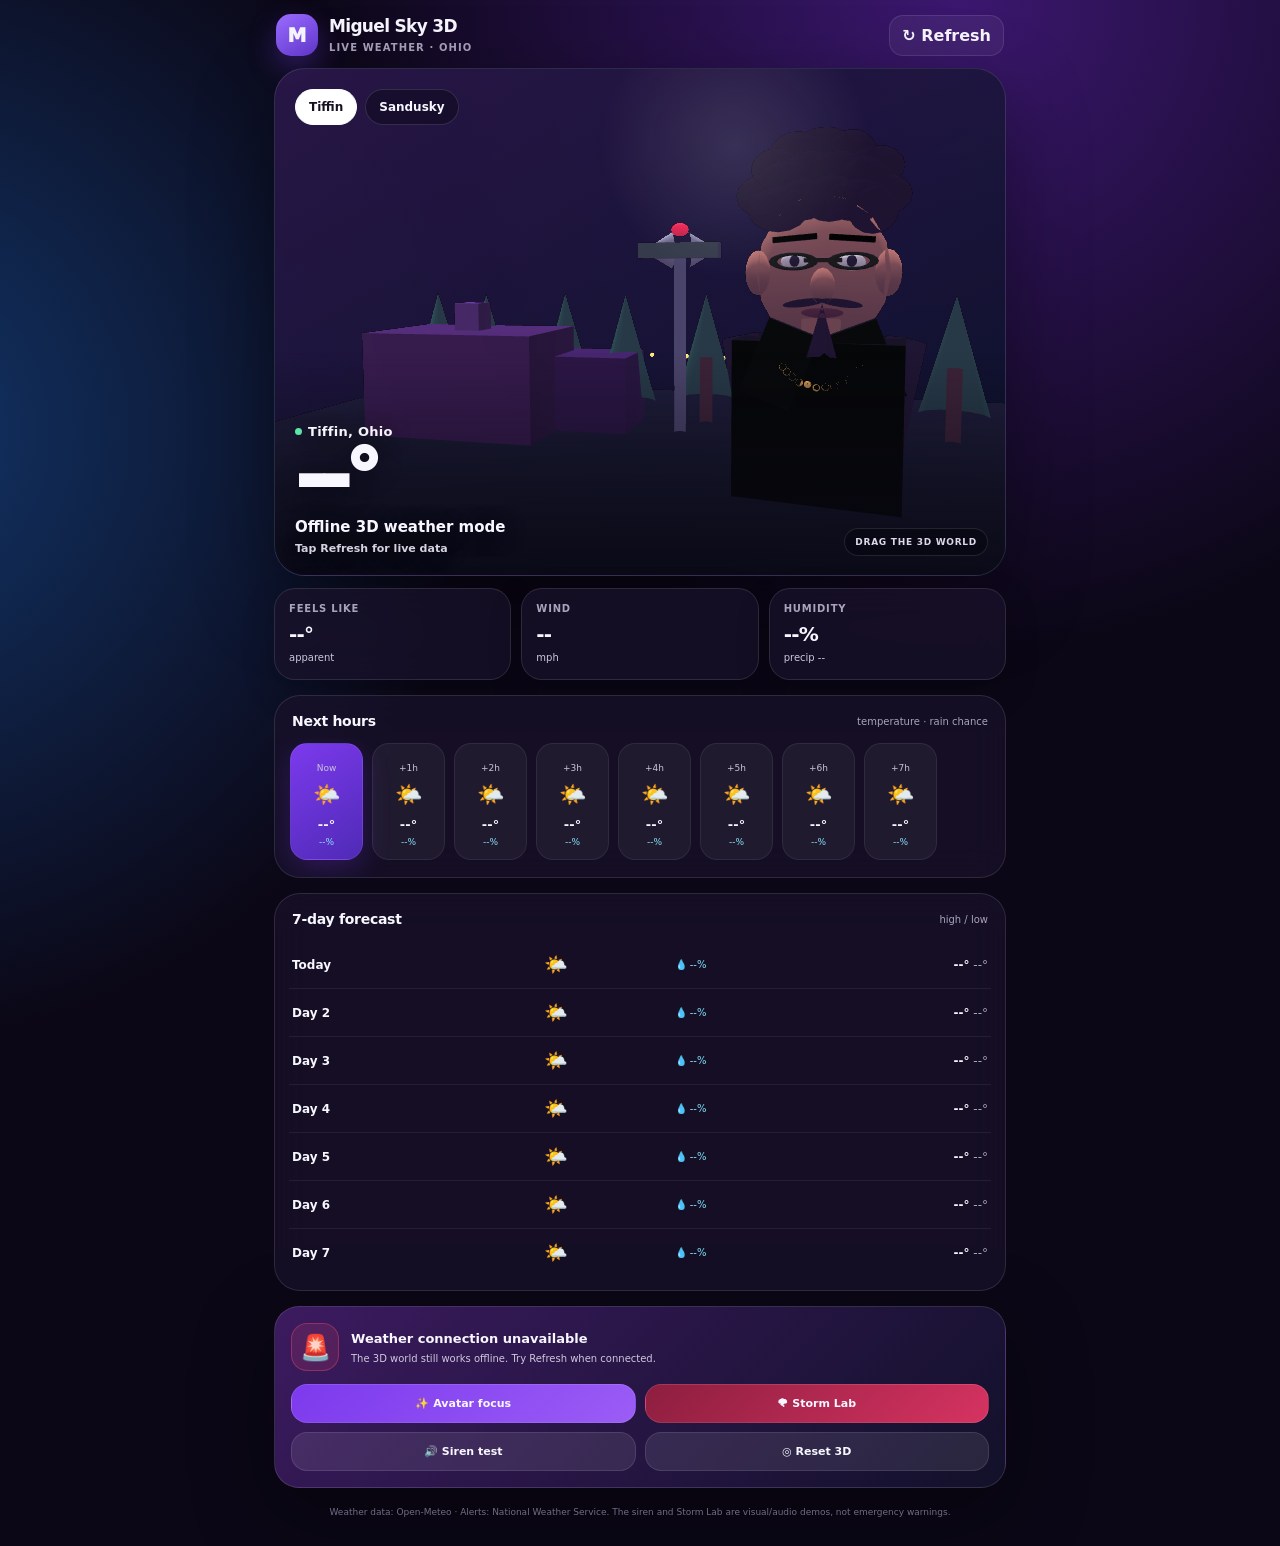
<file: weather3d/app/src/main/assets/index.html>
<!doctype html>
<html lang="en">
<head>
<meta charset="utf-8" />
<meta name="viewport" content="width=device-width,initial-scale=1,viewport-fit=cover,user-scalable=no" />
<meta name="theme-color" content="#0b0716" />
<title>Miguel Sky 3D</title>
<link rel="stylesheet" href="style.css" />
</head>
<body>
<div class="app">
  <div class="topbar">
    <div class="brand"><div class="logo">M</div><div><b>Miguel Sky 3D</b><small>LIVE WEATHER · OHIO</small></div></div>
    <button class="ghost" id="refreshBtn">↻ Refresh</button>
  </div>

  <section class="hero" id="hero">
    <canvas id="scene" class="scene"></canvas><canvas id="fx" class="fx"></canvas><div class="flash" id="flash"></div>
    <div class="hero-ui">
      <div class="cityrow">
        <button class="citybtn active" data-city="tiffin">Tiffin</button>
        <button class="citybtn" data-city="sandusky">Sandusky</button>
      </div>
      <div class="weather-main">
        <div class="place"><span class="live"><span class="dot"></span><span id="place">Tiffin, Ohio</span></span></div>
        <div class="temp" id="temp">--°</div>
        <div class="cond" id="cond">Loading live weather…</div>
        <div class="sub" id="updated">Open-Meteo live data</div>
      </div>
      <div class="drag-hint">DRAG THE 3D WORLD</div>
    </div>
    <div class="loading" id="loading"><div class="loader"><div class="orb"></div><b>BUILDING YOUR 3D SKY</b><small>avatar · city · weather</small></div></div>
  </section>

  <div class="stats">
    <div class="stat"><small>Feels like</small><strong id="feels">--°</strong><span>apparent</span></div>
    <div class="stat"><small>Wind</small><strong id="wind">--</strong><span id="windDir">mph</span></div>
    <div class="stat"><small>Humidity</small><strong id="humid">--%</strong><span id="precip">precip --</span></div>
  </div>

  <section class="section">
    <div class="section-head"><b>Next hours</b><span>temperature · rain chance</span></div>
    <div class="scroll" id="hours"></div>
  </section>

  <section class="section">
    <div class="section-head"><b>7-day forecast</b><span>high / low</span></div>
    <div class="forecast" id="forecast"></div>
  </section>

  <section class="alert">
    <div class="alert-top"><div class="siren-icon">🚨</div><div><b id="alertTitle">Checking official alerts…</b><p id="alertText">NWS severe-weather status for the selected city.</p></div></div>
    <div class="actions">
      <button class="action primary" id="avatarBtn">✨ Avatar focus</button>
      <button class="action danger" id="stormBtn">🌪 Storm Lab</button>
      <button class="action" id="sirenBtn">🔊 Siren test</button>
      <button class="action" id="resetBtn">◎ Reset 3D</button>
    </div>
  </section>
  <div class="footer">Weather data: Open-Meteo · Alerts: National Weather Service. The siren and Storm Lab are visual/audio demos, not emergency warnings.</div>
</div>
<div class="toast" id="toast"></div>
<script src="core.js"></script>
<script src="engine.js"></script>
<script src="scene.js"></script>
<script src="ui.js"></script>
</body>
</html>
</file>
<file: weather3d/app/src/main/assets/style.css>
:root{--bg:#0b0716;--card:rgba(26,19,43,.72);--line:rgba(255,255,255,.11);--text:#f8f7ff;--muted:#aaa3bd;--purple:#8b5cf6;--purple2:#c084fc;--cyan:#67e8f9;--danger:#ff4d6d;--good:#5ee6a8;--amber:#ffd166;--shadow:0 26px 80px rgba(0,0,0,.38)}
*{box-sizing:border-box}html,body{margin:0;background:var(--bg);color:var(--text);font-family:Inter,ui-sans-serif,system-ui,-apple-system,"Segoe UI",sans-serif;min-height:100%;overscroll-behavior:none}body{overflow-x:hidden;background:radial-gradient(circle at 75% 0,#3b176f 0,transparent 36%),radial-gradient(circle at -10% 28%,#12366a 0,transparent 34%),#0b0716}button{font:inherit;color:inherit}.app{min-height:100vh;padding:calc(env(safe-area-inset-top) + 10px) 14px calc(env(safe-area-inset-bottom) + 26px);max-width:760px;margin:auto}.topbar{display:flex;align-items:center;justify-content:space-between;gap:10px;margin:4px 2px 12px}.brand{display:flex;align-items:center;gap:11px}.logo{width:42px;height:42px;border-radius:15px;display:grid;place-items:center;background:linear-gradient(145deg,#9b6cff,#6338d1);box-shadow:0 12px 28px rgba(124,58,237,.35);font-weight:1000;font-size:19px}.brand b{display:block;letter-spacing:-.04em;font-size:17px}.brand small{color:var(--muted);font-weight:700;font-size:10px;letter-spacing:.11em}.ghost{border:1px solid var(--line);background:rgba(255,255,255,.055);border-radius:14px;padding:10px 12px;font-weight:850;backdrop-filter:blur(14px)}.hero{position:relative;min-height:508px;border:1px solid var(--line);border-radius:31px;overflow:hidden;background:linear-gradient(150deg,rgba(42,23,74,.92),rgba(8,18,39,.88));box-shadow:var(--shadow);isolation:isolate}.hero:after{content:"";position:absolute;inset:0;pointer-events:none;background:linear-gradient(to top,rgba(8,7,18,.72) 0,transparent 44%),radial-gradient(circle at 63% 15%,rgba(255,255,255,.12),transparent 22%);z-index:2}.scene{position:absolute;inset:0;width:100%;height:100%;touch-action:none;z-index:1}.fx{position:absolute;inset:0;width:100%;height:100%;pointer-events:none;z-index:3}.flash{position:absolute;inset:0;background:#fff;opacity:0;pointer-events:none;z-index:4}.flash.go{animation:flash .38s ease-out}@keyframes flash{0%{opacity:.8}35%{opacity:.08}55%{opacity:.6}100%{opacity:0}}.hero-ui{position:absolute;inset:0;z-index:5;pointer-events:none;padding:20px;display:flex;flex-direction:column;justify-content:space-between}.cityrow{display:flex;gap:8px;pointer-events:auto}.citybtn{border:1px solid rgba(255,255,255,.13);background:rgba(8,7,18,.42);backdrop-filter:blur(16px);padding:10px 13px;border-radius:999px;font-size:12px;font-weight:900;transition:.2s}.citybtn.active{background:#fff;color:#171022;border-color:#fff}.weather-main{max-width:62%;text-shadow:0 4px 24px rgba(0,0,0,.45)}.place{font-weight:900;font-size:13px;letter-spacing:.02em}.temp{font-size:74px;line-height:.88;font-weight:950;letter-spacing:-.08em;margin:6px 0 8px}.cond{font-size:15px;font-weight:850}.sub{color:#d7d2e3;font-size:11px;margin-top:6px;font-weight:650}.drag-hint{position:absolute;right:17px;bottom:19px;padding:8px 10px;border-radius:999px;background:rgba(4,4,11,.38);border:1px solid rgba(255,255,255,.11);backdrop-filter:blur(12px);font-size:9px;letter-spacing:.08em;font-weight:900;color:#ddd7eb}.live{display:inline-flex;align-items:center;gap:6px}.dot{width:7px;height:7px;border-radius:50%;background:var(--good);box-shadow:0 0 0 0 rgba(94,230,168,.6);animation:pulse 2s infinite}@keyframes pulse{70%{box-shadow:0 0 0 7px rgba(94,230,168,0)}100%{box-shadow:0 0 0 0 rgba(94,230,168,0)}}.stats{display:grid;grid-template-columns:repeat(3,1fr);gap:10px;margin:12px 0}.stat{min-height:84px;padding:14px;border-radius:21px;border:1px solid var(--line);background:var(--card);backdrop-filter:blur(18px);box-shadow:0 12px 34px rgba(0,0,0,.18)}.stat small{display:block;color:var(--muted);font-size:10px;font-weight:800;text-transform:uppercase;letter-spacing:.08em}.stat strong{display:block;margin-top:8px;font-size:20px;letter-spacing:-.04em}.stat span{font-size:10px;color:#cdc7db}.section{margin-top:15px;border:1px solid var(--line);border-radius:26px;background:var(--card);backdrop-filter:blur(18px);overflow:hidden}.section-head{display:flex;align-items:center;justify-content:space-between;padding:17px 17px 9px}.section-head b{font-size:14px;letter-spacing:-.02em}.section-head span{font-size:10px;color:var(--muted)}.scroll{display:flex;gap:9px;overflow:auto;padding:5px 15px 17px;scrollbar-width:none}.scroll::-webkit-scrollbar{display:none}.hour{min-width:73px;text-align:center;padding:12px 8px;border-radius:17px;background:rgba(255,255,255,.05);border:1px solid rgba(255,255,255,.07)}.hour.now{background:linear-gradient(145deg,#7c3aed,#4f2ab6);box-shadow:0 10px 28px rgba(124,58,237,.23)}.hour small{font-size:9px;color:#cbc5d8}.hour i{display:block;font-style:normal;font-size:22px;margin:7px 0}.hour strong{font-size:13px}.hour em{display:block;font-style:normal;font-size:9px;color:#8ce7ff;margin-top:4px}.forecast{padding:5px 14px 14px}.day{display:grid;grid-template-columns:1.2fr .6fr .75fr .75fr;align-items:center;padding:12px 3px;border-bottom:1px solid rgba(255,255,255,.065);gap:8px}.day:last-child{border-bottom:0}.day b{font-size:12px}.day .ico{font-size:19px}.day .rain{font-size:10px;color:#85e5ff}.day .temps{text-align:right;font-size:12px}.day .temps span{color:var(--muted)}.alert{margin-top:15px;border-radius:25px;padding:16px;border:1px solid rgba(255,255,255,.12);background:linear-gradient(135deg,rgba(79,35,124,.72),rgba(21,20,48,.78));box-shadow:var(--shadow)}.alert-top{display:flex;align-items:center;gap:12px}.siren-icon{width:48px;height:48px;border-radius:16px;background:rgba(255,77,109,.14);border:1px solid rgba(255,77,109,.35);display:grid;place-items:center;font-size:25px;flex:none}.alert b{font-size:13px}.alert p{font-size:10px;color:#cfc8dc;line-height:1.5;margin:4px 0 0}.actions{display:grid;grid-template-columns:1fr 1fr;gap:9px;margin-top:13px}.action{border:0;border-radius:16px;padding:12px;font-weight:900;font-size:11px;background:rgba(255,255,255,.09);border:1px solid rgba(255,255,255,.1)}.action.primary{background:linear-gradient(135deg,#7c3aed,#9b5cf6)}.action.danger{background:linear-gradient(135deg,#8d1e3f,#d63361)}.footer{text-align:center;color:#736b86;font-size:9px;line-height:1.5;margin:18px 10px 0}.loading{position:absolute;inset:0;background:#0b0716;z-index:20;display:grid;place-items:center;transition:.45s}.loading.hide{opacity:0;pointer-events:none}.loader{text-align:center}.orb{width:63px;height:63px;margin:auto;border-radius:50%;background:conic-gradient(from 0deg,#fff,#8b5cf6,#67e8f9,#fff);padding:3px;animation:spin 1.25s linear infinite}.orb:before{content:"";display:block;width:100%;height:100%;border-radius:50%;background:#0b0716}@keyframes spin{to{transform:rotate(360deg)}}.loader b{display:block;margin-top:14px;font-size:12px;letter-spacing:.06em}.loader small{color:var(--muted);font-size:9px}.toast{position:fixed;left:50%;bottom:calc(env(safe-area-inset-bottom) + 20px);transform:translate(-50%,20px);opacity:0;z-index:100;background:#f7f5ff;color:#171022;padding:11px 15px;border-radius:999px;font-size:10px;font-weight:900;box-shadow:0 14px 40px rgba(0,0,0,.35);transition:.25s;white-space:nowrap}.toast.show{opacity:1;transform:translate(-50%,0)}
@media(max-width:400px){.hero{min-height:475px}.temp{font-size:66px}.weather-main{max-width:68%}.stat{padding:12px}.stat strong{font-size:17px}}
</file>
